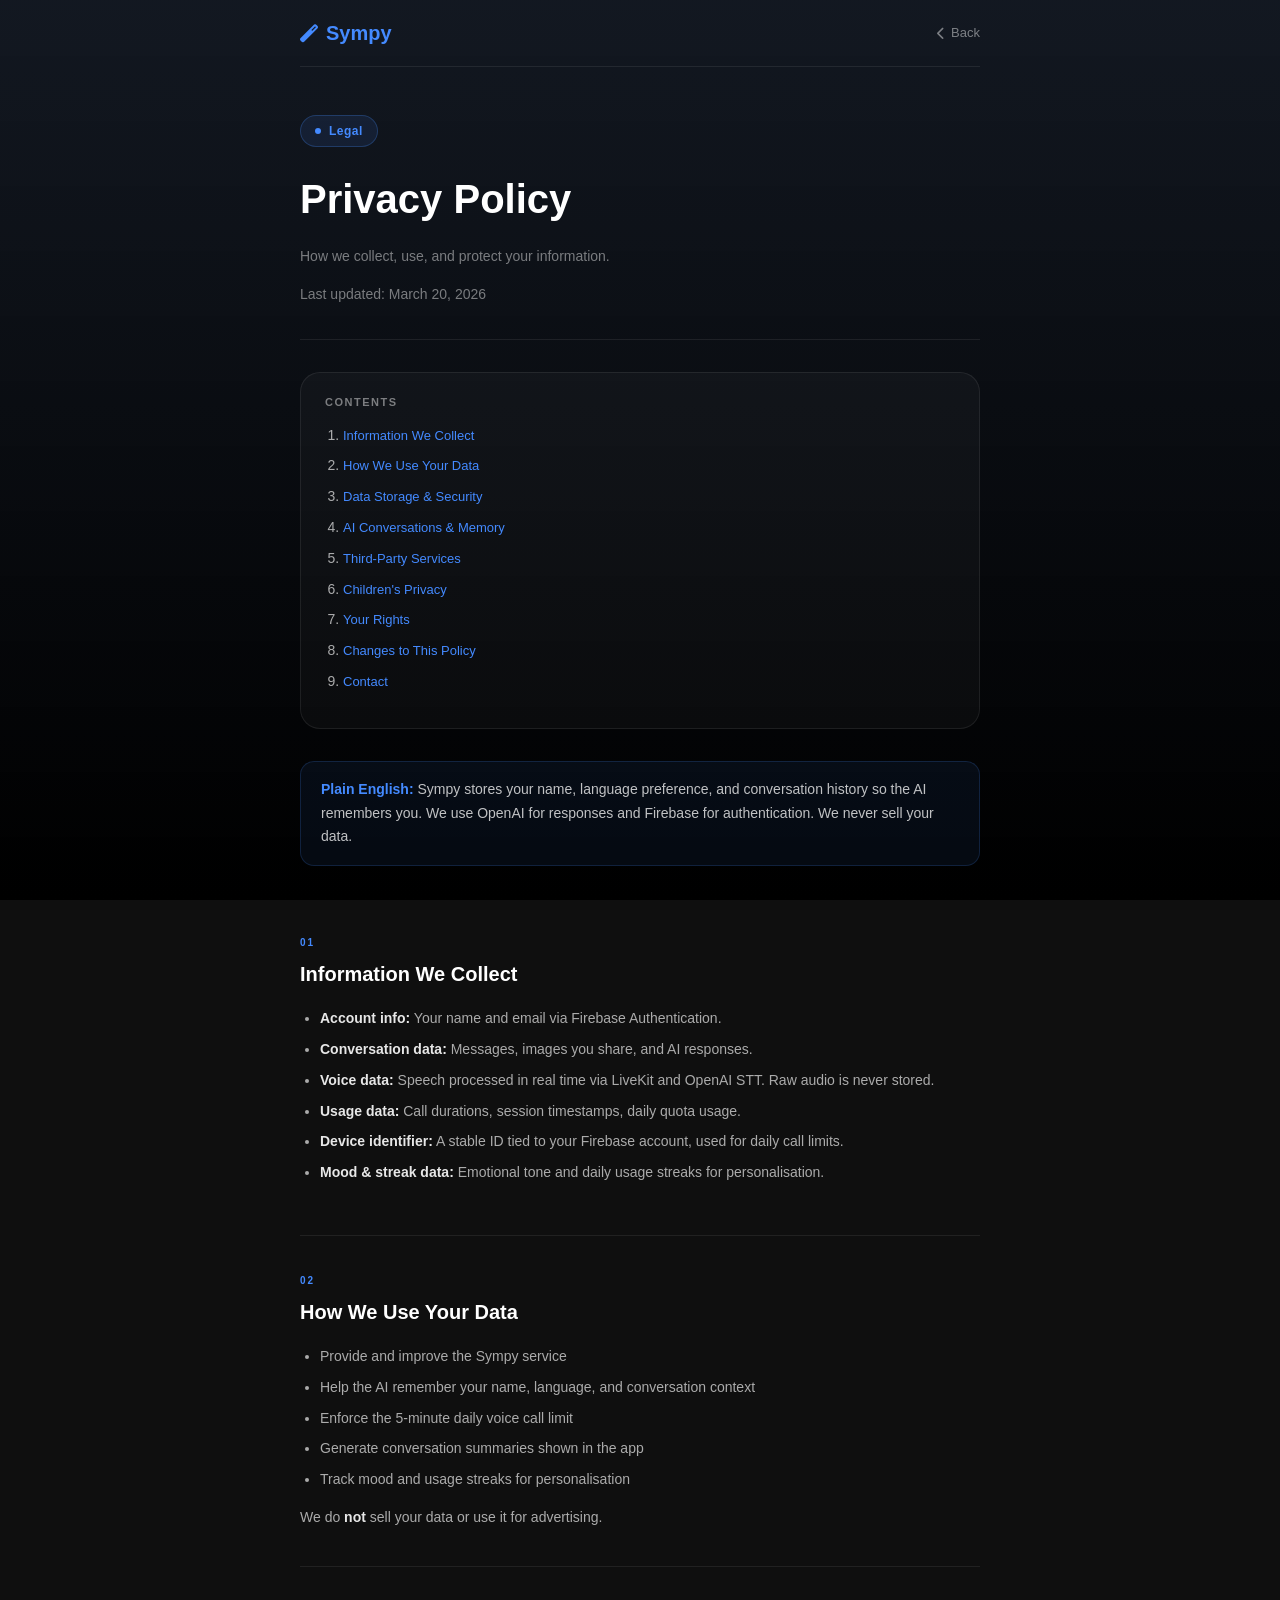
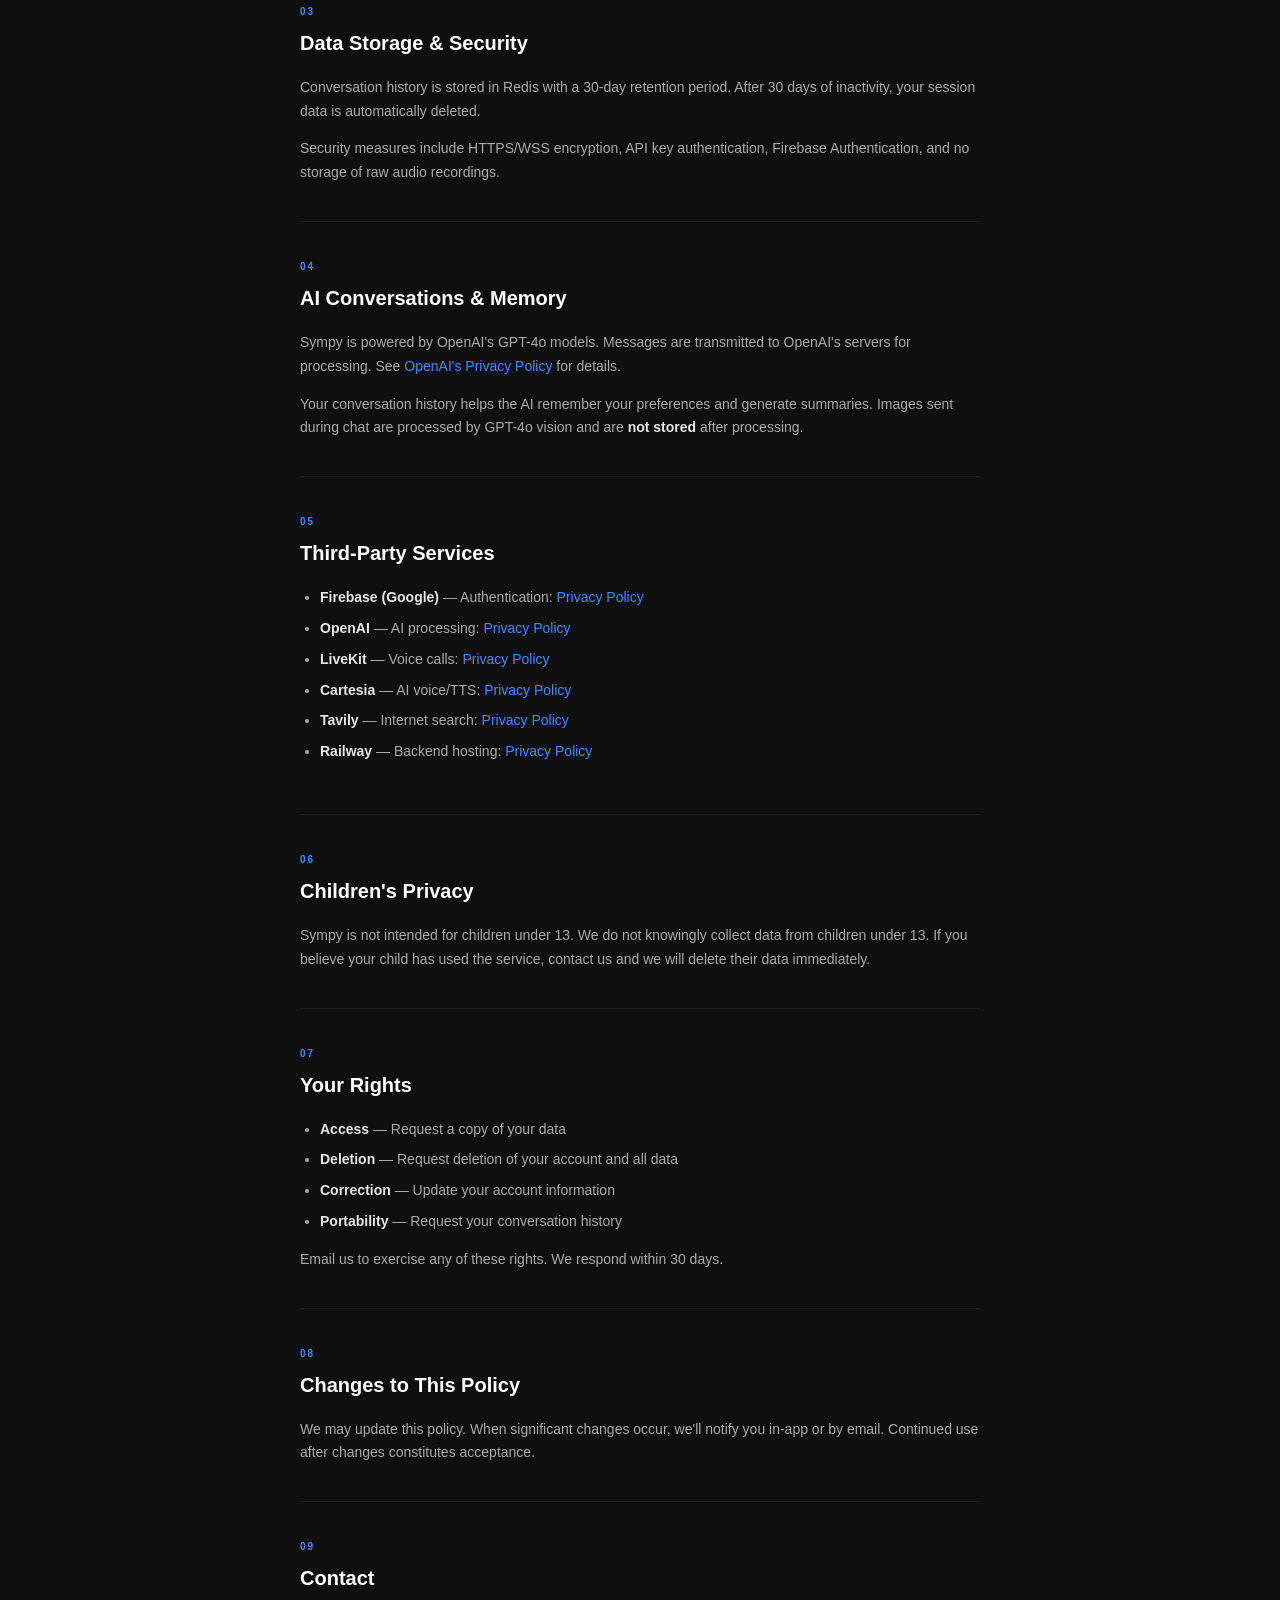
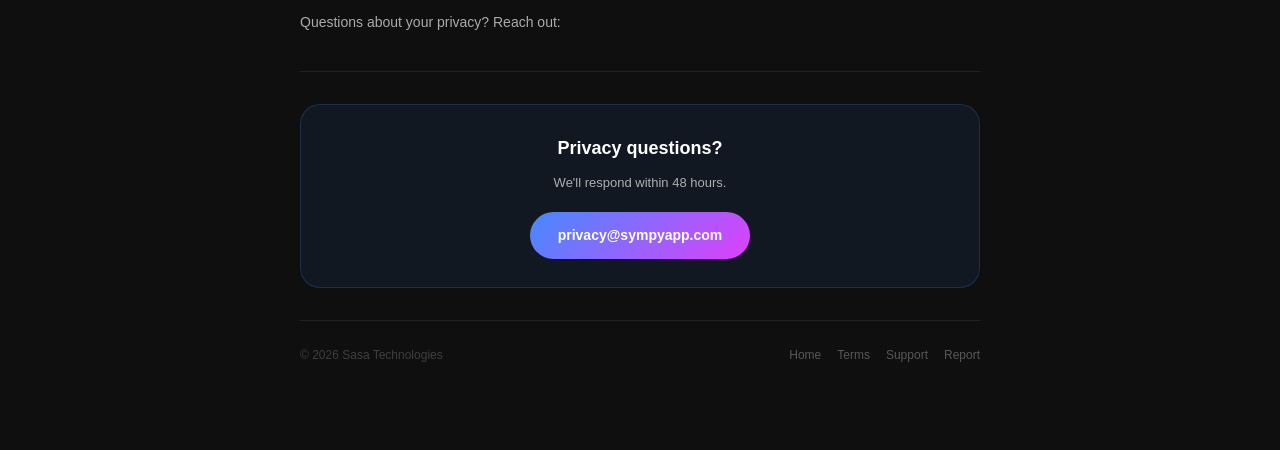
<file: Privacy.html>
<!DOCTYPE html>
<html lang="en">
<head>
<meta charset="UTF-8">
<meta name="viewport" content="width=device-width, initial-scale=1.0">
<title>Privacy Policy — Sympy</title>
<link rel="stylesheet" href="style.css">
<link rel="stylesheet" href="legal.css">
<link rel="stylesheet" href="https://cdnjs.cloudflare.com/ajax/libs/font-awesome/6.0.0/css/all.min.css">
</head>
<body>
<div class="gradient-bg"></div>
<div class="wrap">

  <nav>
    <a href="index.html"class="logo"><i class="fas fa-magic"></i> Sympy</a>
    <a href="index.html" class="back-link"><i class="fas fa-chevron-left"></i> Back</a>
  </nav>

  <div class="hero">
    <div class="badge"><span class="badge-dot"></span> Legal</div>
    <h1>Privacy Policy</h1>
    <p>How we collect, use, and protect your information.</p>
    <p class="last-updated">Last updated: March 20, 2026</p>
  </div>

  <div class="toc">
    <div class="toc-label">Contents</div>
    <ol>
      <li><a href="#s1">Information We Collect</a></li>
      <li><a href="#s2">How We Use Your Data</a></li>
      <li><a href="#s3">Data Storage & Security</a></li>
      <li><a href="#s4">AI Conversations & Memory</a></li>
      <li><a href="#s5">Third-Party Services</a></li>
      <li><a href="#s6">Children's Privacy</a></li>
      <li><a href="#s7">Your Rights</a></li>
      <li><a href="#s8">Changes to This Policy</a></li>
      <li><a href="#s9">Contact</a></li>
    </ol>
  </div>

  <div class="summary-box">
    <strong>Plain English:</strong> Sympy stores your name, language preference, and conversation history so the AI remembers you. We use OpenAI for responses and Firebase for authentication. We never sell your data.
  </div>

  <div id="s1" class="section">
    <div class="section-num">01</div>
    <h2>Information We Collect</h2>
    <ul>
      <li><strong>Account info:</strong> Your name and email via Firebase Authentication.</li>
      <li><strong>Conversation data:</strong> Messages, images you share, and AI responses.</li>
      <li><strong>Voice data:</strong> Speech processed in real time via LiveKit and OpenAI STT. Raw audio is never stored.</li>
      <li><strong>Usage data:</strong> Call durations, session timestamps, daily quota usage.</li>
      <li><strong>Device identifier:</strong> A stable ID tied to your Firebase account, used for daily call limits.</li>
      <li><strong>Mood & streak data:</strong> Emotional tone and daily usage streaks for personalisation.</li>
    </ul>
  </div>

  <div id="s2" class="section">
    <div class="section-num">02</div>
    <h2>How We Use Your Data</h2>
    <ul>
      <li>Provide and improve the Sympy service</li>
      <li>Help the AI remember your name, language, and conversation context</li>
      <li>Enforce the 5-minute daily voice call limit</li>
      <li>Generate conversation summaries shown in the app</li>
      <li>Track mood and usage streaks for personalisation</li>
    </ul>
    <p>We do <strong>not</strong> sell your data or use it for advertising.</p>
  </div>

  <div id="s3" class="section">
    <div class="section-num">03</div>
    <h2>Data Storage & Security</h2>
    <p>Conversation history is stored in Redis with a 30-day retention period. After 30 days of inactivity, your session data is automatically deleted.</p>
    <p>Security measures include HTTPS/WSS encryption, API key authentication, Firebase Authentication, and no storage of raw audio recordings.</p>
  </div>

  <div id="s4" class="section">
    <div class="section-num">04</div>
    <h2>AI Conversations & Memory</h2>
    <p>Sympy is powered by OpenAI's GPT-4o models. Messages are transmitted to OpenAI's servers for processing. See <a href="https://openai.com/privacy" target="_blank">OpenAI's Privacy Policy</a> for details.</p>
    <p>Your conversation history helps the AI remember your preferences and generate summaries. Images sent during chat are processed by GPT-4o vision and are <strong>not stored</strong> after processing.</p>
  </div>

  <div id="s5" class="section">
    <div class="section-num">05</div>
    <h2>Third-Party Services</h2>
    <ul>
      <li><strong>Firebase (Google)</strong> — Authentication: <a href="https://firebase.google.com/support/privacy" target="_blank">Privacy Policy</a></li>
      <li><strong>OpenAI</strong> — AI processing: <a href="https://openai.com/privacy" target="_blank">Privacy Policy</a></li>
      <li><strong>LiveKit</strong> — Voice calls: <a href="https://livekit.io/privacy" target="_blank">Privacy Policy</a></li>
      <li><strong>Cartesia</strong> — AI voice/TTS: <a href="https://cartesia.ai/privacy" target="_blank">Privacy Policy</a></li>
      <li><strong>Tavily</strong> — Internet search: <a href="https://tavily.com/privacy" target="_blank">Privacy Policy</a></li>
      <li><strong>Railway</strong> — Backend hosting: <a href="https://railway.app/legal/privacy" target="_blank">Privacy Policy</a></li>
    </ul>
  </div>

  <div id="s6" class="section">
    <div class="section-num">06</div>
    <h2>Children's Privacy</h2>
    <p>Sympy is not intended for children under 13. We do not knowingly collect data from children under 13. If you believe your child has used the service, contact us and we will delete their data immediately.</p>
  </div>

  <div id="s7" class="section">
    <div class="section-num">07</div>
    <h2>Your Rights</h2>
    <ul>
      <li><strong>Access</strong> — Request a copy of your data</li>
      <li><strong>Deletion</strong> — Request deletion of your account and all data</li>
      <li><strong>Correction</strong> — Update your account information</li>
      <li><strong>Portability</strong> — Request your conversation history</li>
    </ul>
    <p>Email us to exercise any of these rights. We respond within 30 days.</p>
  </div>

  <div id="s8" class="section">
    <div class="section-num">08</div>
    <h2>Changes to This Policy</h2>
    <p>We may update this policy. When significant changes occur, we'll notify you in-app or by email. Continued use after changes constitutes acceptance.</p>
  </div>

  <div id="s9" class="section">
    <div class="section-num">09</div>
    <h2>Contact</h2>
    <p>Questions about your privacy? Reach out:</p>
  </div>

  <div class="contact-card">
    <h3>Privacy questions?</h3>
    <p>We'll respond within 48 hours.</p>
    <a href="mailto:privacy@sympyapp.com" class="contact-btn">privacy@sympyapp.com</a>
  </div>

  <div class="page-footer">
    <p>© 2026 Sasa Technologies</p>
    <div class="footer-links">
      <a href="index.html">Home</a>
      <a href="terms.html">Terms</a>
      <a href="support.html">Support</a>
      <a href="report.html">Report</a>
    </div>
  </div>

</div>
</body>
</html>
</file>
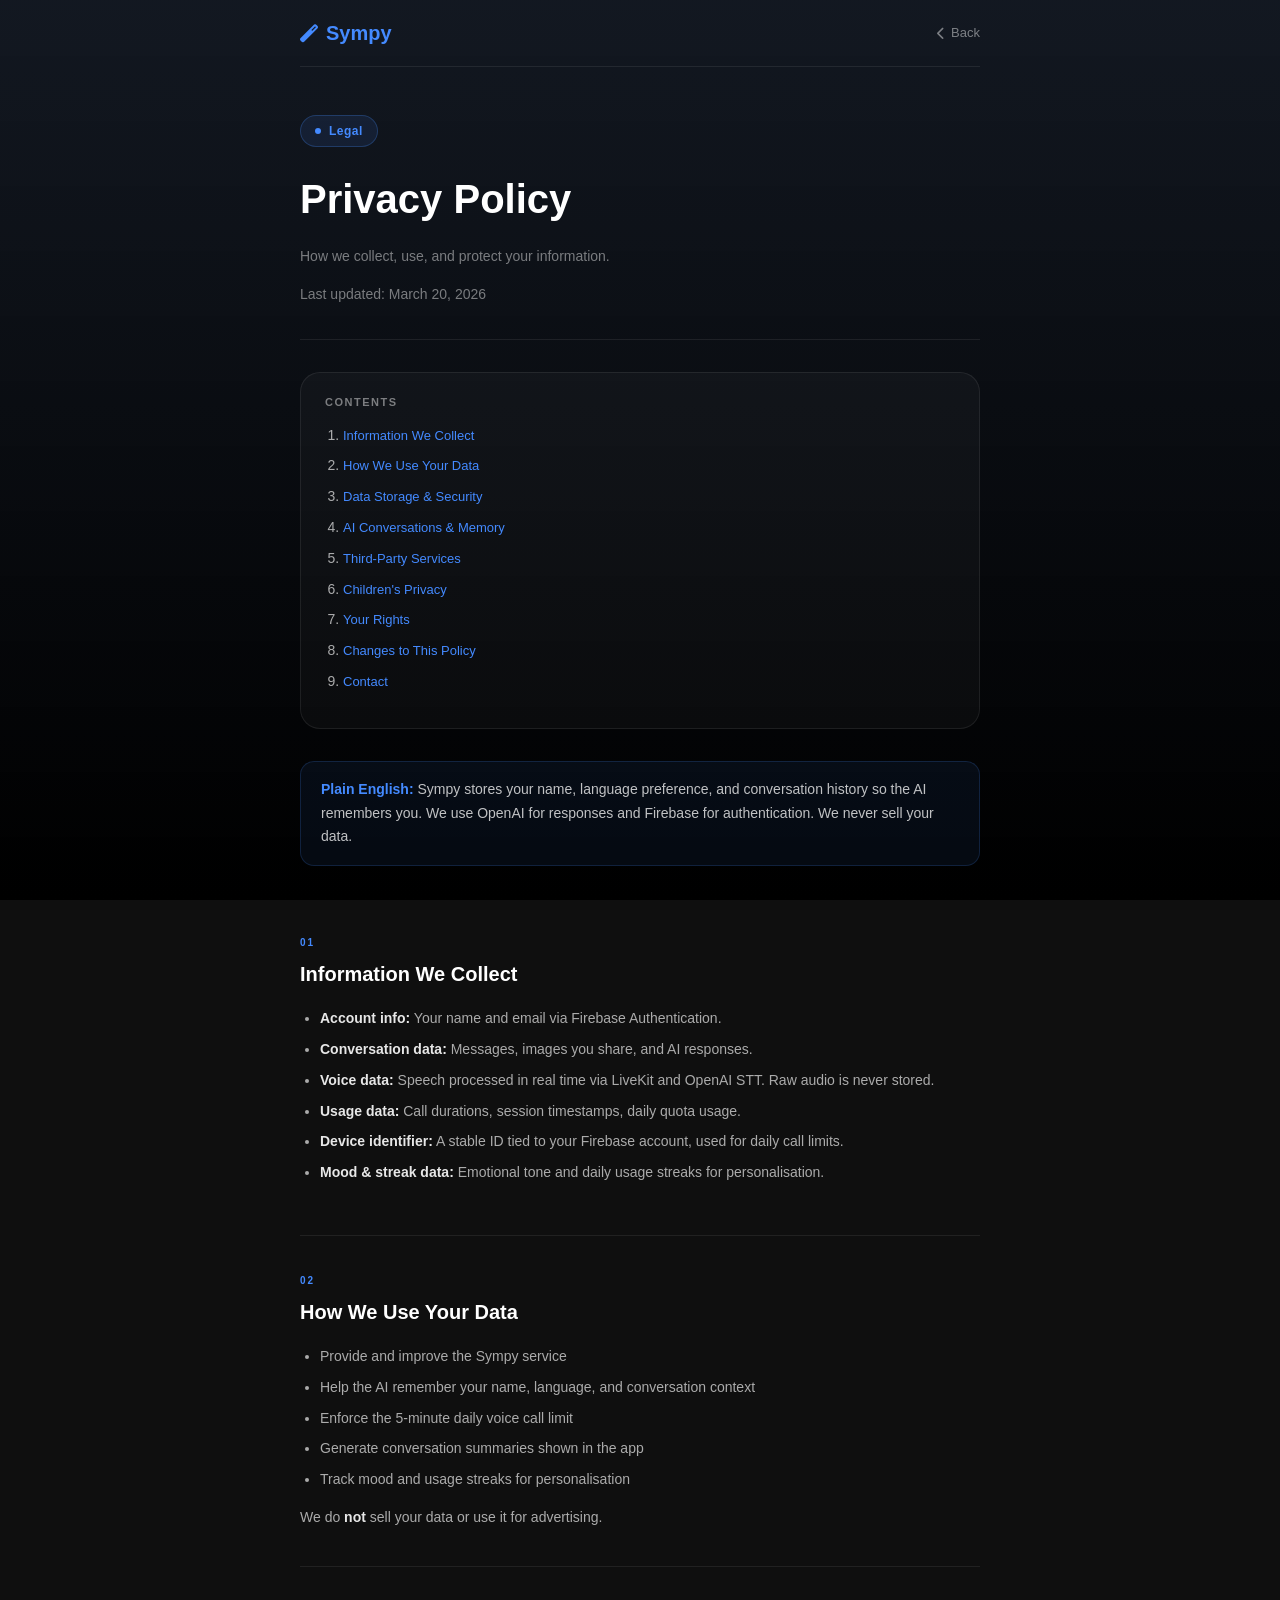
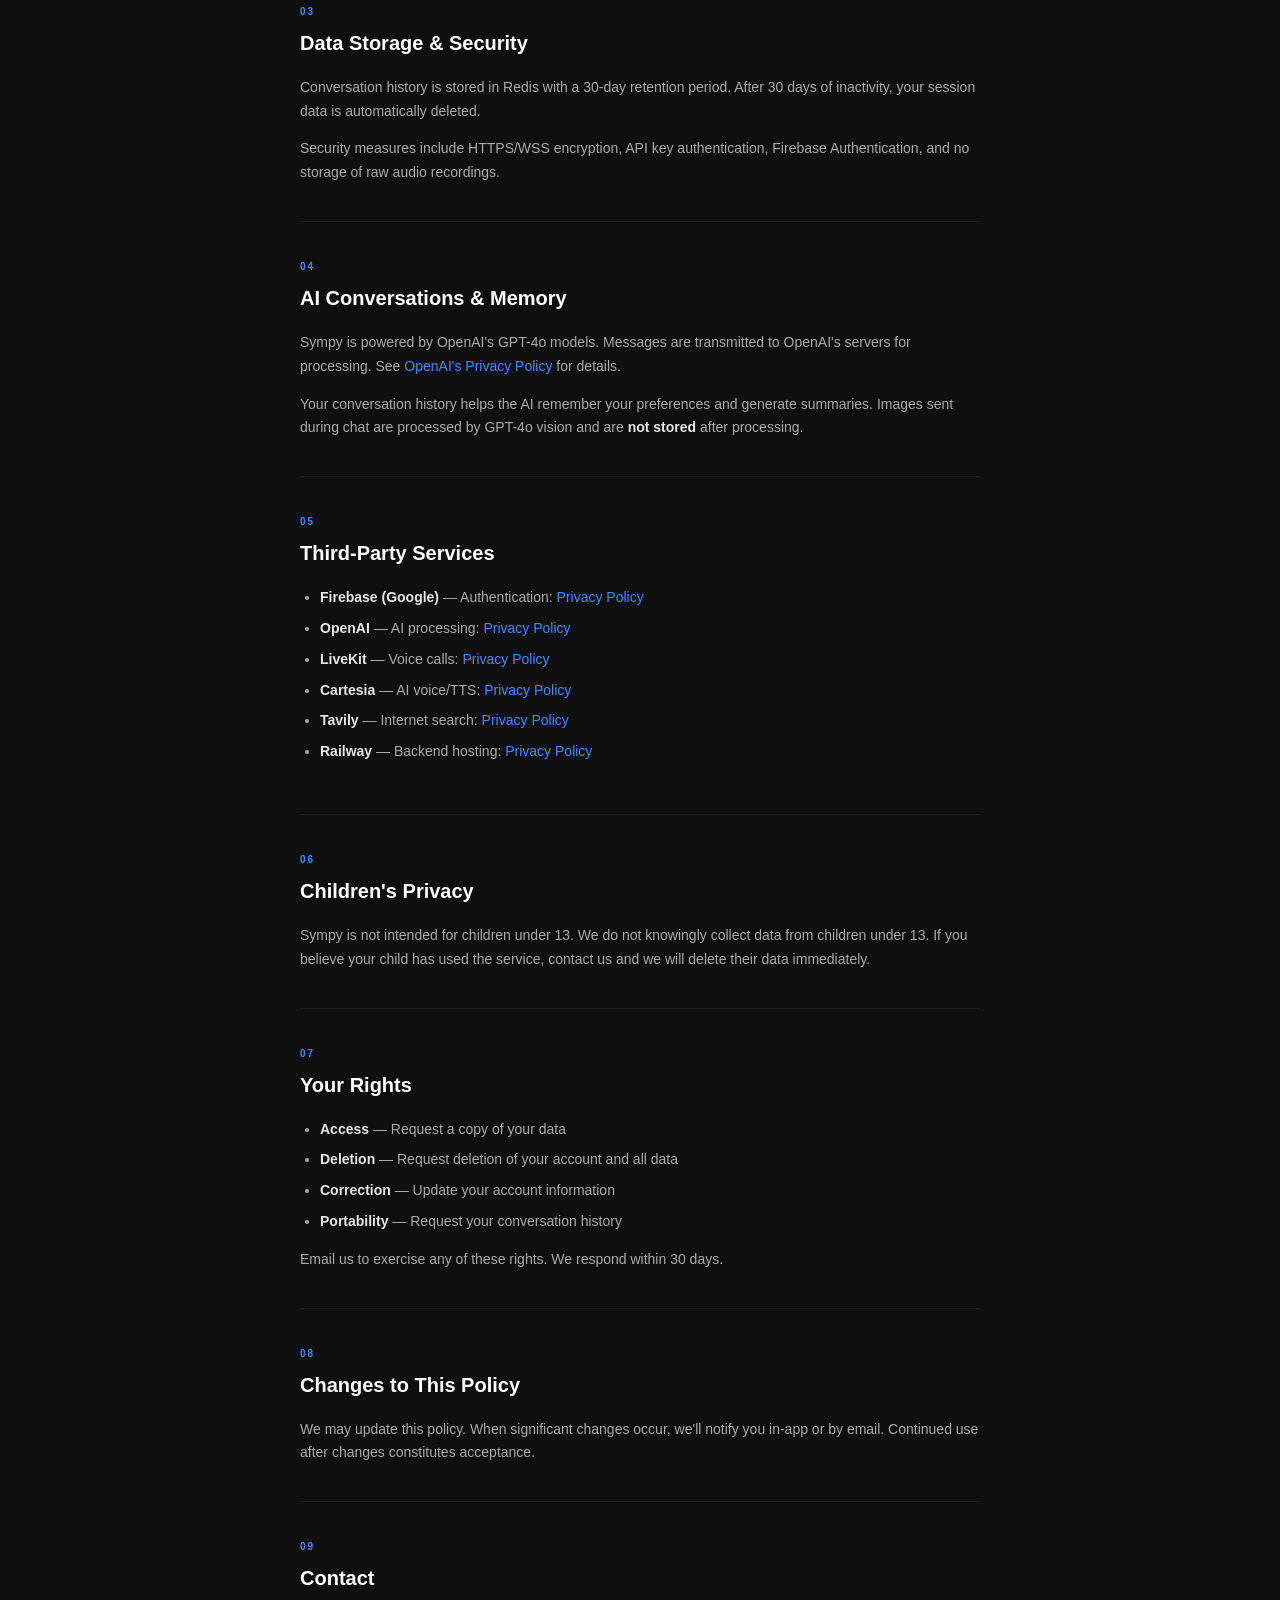
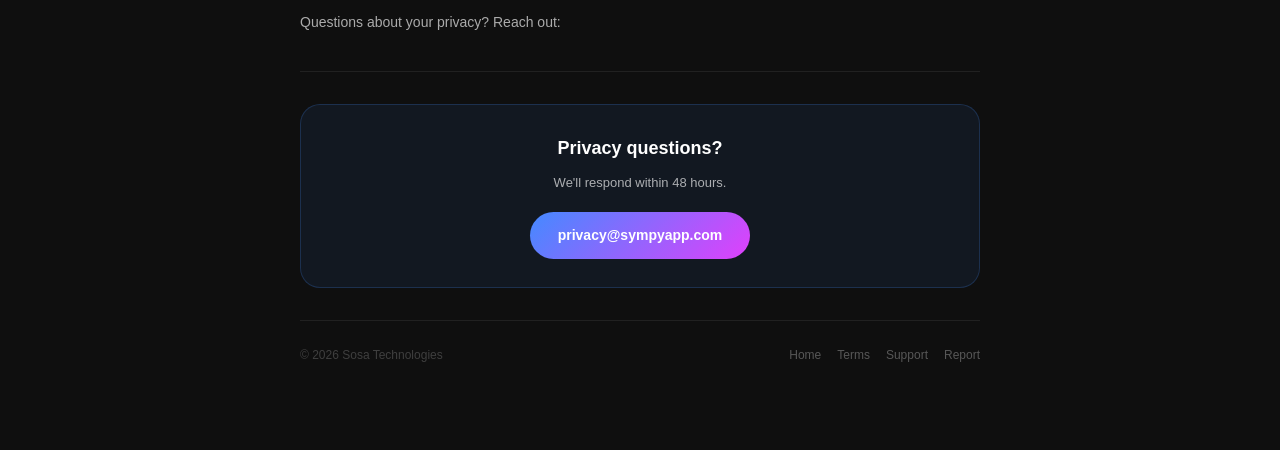
<file: privacy.html>
<!DOCTYPE html>
<html lang="en">
<head>
<meta charset="UTF-8">
<meta name="viewport" content="width=device-width, initial-scale=1.0">
<title>Privacy Policy — Sympy</title>
<link rel="icon" type="image/x-icon" href="assets/images/sympyicon.png">
<link rel="stylesheet" href="style.css">
<link rel="stylesheet" href="legal.css">
<link rel="stylesheet" href="https://cdnjs.cloudflare.com/ajax/libs/font-awesome/6.0.0/css/all.min.css">
</head>
<body>
<div class="gradient-bg"></div>
<div class="wrap">

  <nav>
    <a href="index.html"class="logo"><i class="fas fa-magic"></i> Sympy</a>
    <a href="index.html" class="back-link"><i class="fas fa-chevron-left"></i> Back</a>
  </nav>

  <div class="hero">
    <div class="badge"><span class="badge-dot"></span> Legal</div>
    <h1>Privacy Policy</h1>
    <p>How we collect, use, and protect your information.</p>
    <p class="last-updated">Last updated: March 20, 2026</p>
  </div>

  <div class="toc">
    <div class="toc-label">Contents</div>
    <ol>
      <li><a href="#s1">Information We Collect</a></li>
      <li><a href="#s2">How We Use Your Data</a></li>
      <li><a href="#s3">Data Storage & Security</a></li>
      <li><a href="#s4">AI Conversations & Memory</a></li>
      <li><a href="#s5">Third-Party Services</a></li>
      <li><a href="#s6">Children's Privacy</a></li>
      <li><a href="#s7">Your Rights</a></li>
      <li><a href="#s8">Changes to This Policy</a></li>
      <li><a href="#s9">Contact</a></li>
    </ol>
  </div>

  <div class="summary-box">
    <strong>Plain English:</strong> Sympy stores your name, language preference, and conversation history so the AI remembers you. We use OpenAI for responses and Firebase for authentication. We never sell your data.
  </div>

  <div id="s1" class="section">
    <div class="section-num">01</div>
    <h2>Information We Collect</h2>
    <ul>
      <li><strong>Account info:</strong> Your name and email via Firebase Authentication.</li>
      <li><strong>Conversation data:</strong> Messages, images you share, and AI responses.</li>
      <li><strong>Voice data:</strong> Speech processed in real time via LiveKit and OpenAI STT. Raw audio is never stored.</li>
      <li><strong>Usage data:</strong> Call durations, session timestamps, daily quota usage.</li>
      <li><strong>Device identifier:</strong> A stable ID tied to your Firebase account, used for daily call limits.</li>
      <li><strong>Mood & streak data:</strong> Emotional tone and daily usage streaks for personalisation.</li>
    </ul>
  </div>

  <div id="s2" class="section">
    <div class="section-num">02</div>
    <h2>How We Use Your Data</h2>
    <ul>
      <li>Provide and improve the Sympy service</li>
      <li>Help the AI remember your name, language, and conversation context</li>
      <li>Enforce the 5-minute daily voice call limit</li>
      <li>Generate conversation summaries shown in the app</li>
      <li>Track mood and usage streaks for personalisation</li>
    </ul>
    <p>We do <strong>not</strong> sell your data or use it for advertising.</p>
  </div>

  <div id="s3" class="section">
    <div class="section-num">03</div>
    <h2>Data Storage & Security</h2>
    <p>Conversation history is stored in Redis with a 30-day retention period. After 30 days of inactivity, your session data is automatically deleted.</p>
    <p>Security measures include HTTPS/WSS encryption, API key authentication, Firebase Authentication, and no storage of raw audio recordings.</p>
  </div>

  <div id="s4" class="section">
    <div class="section-num">04</div>
    <h2>AI Conversations & Memory</h2>
    <p>Sympy is powered by OpenAI's GPT-4o models. Messages are transmitted to OpenAI's servers for processing. See <a href="https://openai.com/privacy" target="_blank">OpenAI's Privacy Policy</a> for details.</p>
    <p>Your conversation history helps the AI remember your preferences and generate summaries. Images sent during chat are processed by GPT-4o vision and are <strong>not stored</strong> after processing.</p>
  </div>

  <div id="s5" class="section">
    <div class="section-num">05</div>
    <h2>Third-Party Services</h2>
    <ul>
      <li><strong>Firebase (Google)</strong> — Authentication: <a href="https://firebase.google.com/support/privacy" target="_blank">Privacy Policy</a></li>
      <li><strong>OpenAI</strong> — AI processing: <a href="https://openai.com/privacy" target="_blank">Privacy Policy</a></li>
      <li><strong>LiveKit</strong> — Voice calls: <a href="https://livekit.io/privacy" target="_blank">Privacy Policy</a></li>
      <li><strong>Cartesia</strong> — AI voice/TTS: <a href="https://cartesia.ai/privacy" target="_blank">Privacy Policy</a></li>
      <li><strong>Tavily</strong> — Internet search: <a href="https://tavily.com/privacy" target="_blank">Privacy Policy</a></li>
      <li><strong>Railway</strong> — Backend hosting: <a href="https://railway.app/legal/privacy" target="_blank">Privacy Policy</a></li>
    </ul>
  </div>

  <div id="s6" class="section">
    <div class="section-num">06</div>
    <h2>Children's Privacy</h2>
    <p>Sympy is not intended for children under 13. We do not knowingly collect data from children under 13. If you believe your child has used the service, contact us and we will delete their data immediately.</p>
  </div>

  <div id="s7" class="section">
    <div class="section-num">07</div>
    <h2>Your Rights</h2>
    <ul>
      <li><strong>Access</strong> — Request a copy of your data</li>
      <li><strong>Deletion</strong> — Request deletion of your account and all data</li>
      <li><strong>Correction</strong> — Update your account information</li>
      <li><strong>Portability</strong> — Request your conversation history</li>
    </ul>
    <p>Email us to exercise any of these rights. We respond within 30 days.</p>
  </div>

  <div id="s8" class="section">
    <div class="section-num">08</div>
    <h2>Changes to This Policy</h2>
    <p>We may update this policy. When significant changes occur, we'll notify you in-app or by email. Continued use after changes constitutes acceptance.</p>
  </div>

  <div id="s9" class="section">
    <div class="section-num">09</div>
    <h2>Contact</h2>
    <p>Questions about your privacy? Reach out:</p>
  </div>

  <div class="contact-card">
    <h3>Privacy questions?</h3>
    <p>We'll respond within 48 hours.</p>
    <a href="mailto:privacy@sympyapp.com" class="contact-btn">privacy@sympyapp.com</a>
  </div>

  <div class="page-footer">
    <p>© 2026 Sosa Technologies</p>
    <div class="footer-links">
      <a href="index.html">Home</a>
      <a href="terms.html">Terms</a>
      <a href="support.html">Support</a>
      <a href="report.html">Report</a>
    </div>
  </div>

</div>
</body>
</html>
</file>
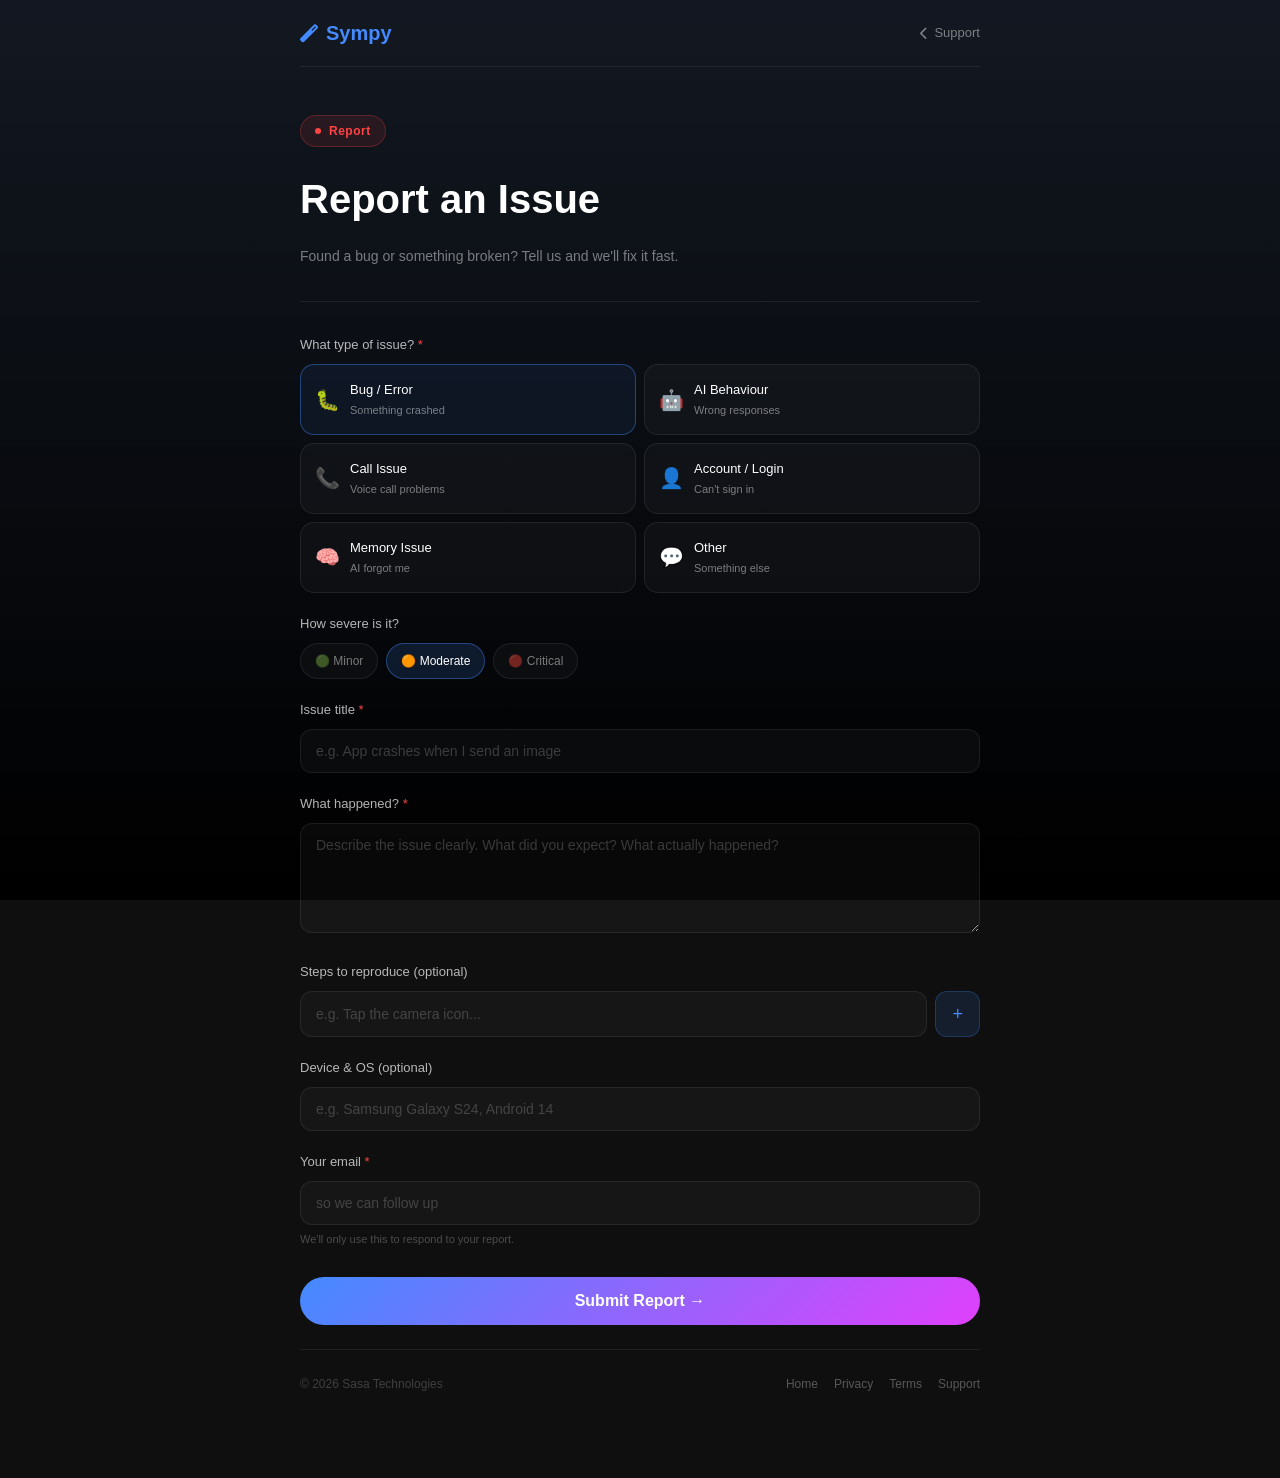
<file: Report.html>
<!DOCTYPE html>
<html lang="en">
<head>
<meta charset="UTF-8">
<meta name="viewport" content="width=device-width, initial-scale=1.0">
<title>Report an Issue — Sympy</title>
<link rel="stylesheet" href="style.css">
<link rel="stylesheet" href="legal.css">
<link rel="stylesheet" href="https://cdnjs.cloudflare.com/ajax/libs/font-awesome/6.0.0/css/all.min.css">
</head>
<body>
<div class="gradient-bg"></div>
<div class="wrap">

  <nav>
    <a href="index.html" class="logo"><i class="fas fa-magic"></i> Sympy</a>
    <a href="support.html" class="back-link"><i class="fas fa-chevron-left"></i> Support</a>
  </nav>

  <div class="hero">
    <div class="badge" style="background:rgba(255,68,68,0.1);border-color:rgba(255,68,68,0.25);color:#ff4444;">
      <span class="badge-dot" style="background:#ff4444;animation:none;"></span> Report
    </div>
    <h1>Report an Issue</h1>
    <p>Found a bug or something broken? Tell us and we'll fix it fast.</p>
  </div>

  <form id="reportForm" onsubmit="submitForm(event)">

    <div class="field">
      <label>What type of issue? <span style="color:#ff4444">*</span></label>
      <div class="type-grid" id="typeGrid">
        <div class="type-card selected" onclick="selectType(this,'bug')">
          <span class="type-icon">🐛</span>
          <div><div class="type-text">Bug / Error</div><div class="type-sub">Something crashed</div></div>
        </div>
        <div class="type-card" onclick="selectType(this,'ai')">
          <span class="type-icon">🤖</span>
          <div><div class="type-text">AI Behaviour</div><div class="type-sub">Wrong responses</div></div>
        </div>
        <div class="type-card" onclick="selectType(this,'call')">
          <span class="type-icon">📞</span>
          <div><div class="type-text">Call Issue</div><div class="type-sub">Voice call problems</div></div>
        </div>
        <div class="type-card" onclick="selectType(this,'account')">
          <span class="type-icon">👤</span>
          <div><div class="type-text">Account / Login</div><div class="type-sub">Can't sign in</div></div>
        </div>
        <div class="type-card" onclick="selectType(this,'memory')">
          <span class="type-icon">🧠</span>
          <div><div class="type-text">Memory Issue</div><div class="type-sub">AI forgot me</div></div>
        </div>
        <div class="type-card" onclick="selectType(this,'other')">
          <span class="type-icon">💬</span>
          <div><div class="type-text">Other</div><div class="type-sub">Something else</div></div>
        </div>
      </div>
      <input type="hidden" id="selectedType" value="bug">
    </div>

    <div class="field">
      <label>How severe is it?</label>
      <div class="sev-row">
        <div class="sev-btn" onclick="selectSev(this,'low')">🟢 Minor</div>
        <div class="sev-btn active" onclick="selectSev(this,'med')">🟠 Moderate</div>
        <div class="sev-btn" onclick="selectSev(this,'high')">🔴 Critical</div>
      </div>
      <input type="hidden" id="selectedSev" value="med">
    </div>

    <div class="field">
      <label for="title">Issue title <span style="color:#ff4444">*</span></label>
      <input type="text" id="title" placeholder="e.g. App crashes when I send an image" required>
    </div>

    <div class="field">
      <label for="description">What happened? <span style="color:#ff4444">*</span></label>
      <textarea id="description" placeholder="Describe the issue clearly. What did you expect? What actually happened?" required></textarea>
    </div>

    <div class="field">
      <label>Steps to reproduce (optional)</label>
      <div class="add-row">
        <input type="text" id="stepInput" placeholder="e.g. Tap the camera icon...">
        <button type="button" onclick="addStep()">+</button>
      </div>
      <ul class="step-list" id="stepList"></ul>
    </div>

    <div class="field">
      <label for="device">Device & OS (optional)</label>
      <input type="text" id="device" placeholder="e.g. Samsung Galaxy S24, Android 14">
    </div>

    <div class="field">
      <label for="email">Your email <span style="color:#ff4444">*</span></label>
      <input type="email" id="email" placeholder="so we can follow up" required>
      <p class="hint">We'll only use this to respond to your report.</p>
    </div>

    <button type="submit" class="submit-btn">Submit Report →</button>
  </form>

  <div class="success" id="successState">
    <div class="success-icon">✓</div>
    <h2>Report Received!</h2>
    <p>Thank you for helping us improve Sympy. We'll investigate and get back to you within 48 hours.</p>
    <a href="support.html">Back to Support</a>
  </div>

  <div class="page-footer">
    <p>© 2026 Sasa Technologies</p>
    <div class="footer-links">
      <a href="index.html">Home</a>
      <a href="privacy.html">Privacy</a>
      <a href="terms.html">Terms</a>
      <a href="support.html">Support</a>
    </div>
  </div>

</div>
<script>
let steps = [];

function selectType(card, val) {
  document.querySelectorAll('.type-card').forEach(c => c.classList.remove('selected'));
  card.classList.add('selected');
  document.getElementById('selectedType').value = val;
}
function selectSev(btn, val) {
  document.querySelectorAll('.sev-btn').forEach(b => b.classList.remove('active'));
  btn.classList.add('active');
  document.getElementById('selectedSev').value = val;
}
function addStep() {
  const input = document.getElementById('stepInput');
  const val = input.value.trim();
  if (!val) return;
  steps.push(val);
  renderSteps();
  input.value = '';
  input.focus();
}
document.getElementById('stepInput').addEventListener('keydown', e => {
  if (e.key === 'Enter') { e.preventDefault(); addStep(); }
});
function renderSteps() {
  document.getElementById('stepList').innerHTML = steps.map((s, i) => `
    <li>
      <span class="step-num">${i + 1}</span>
      ${s}
      <span class="step-del" onclick="removeStep(${i})">×</span>
    </li>
  `).join('');
}
function removeStep(i) { steps.splice(i, 1); renderSteps(); }

function submitForm(e) {
  e.preventDefault();
  const type = document.getElementById('selectedType').value;
  const sev = document.getElementById('selectedSev').value;
  const title = document.getElementById('title').value;
  const desc = document.getElementById('description').value;
  const device = document.getElementById('device').value;
  const email = document.getElementById('email').value;
  const body = encodeURIComponent(
    `Type: ${type}\nSeverity: ${sev}\n\nTitle: ${title}\n\nDescription:\n${desc}\n\nSteps:\n${steps.map((s,i)=>`${i+1}. ${s}`).join('\n') || 'None'}\n\nDevice: ${device || 'Not provided'}\nEmail: ${email}`
  );
  window.location.href = `mailto:support@sympyapp.com?subject=Bug Report: ${encodeURIComponent(title)}&body=${body}`;
  setTimeout(() => {
    document.getElementById('reportForm').style.display = 'none';
    document.getElementById('successState').style.display = 'block';
    window.scrollTo({ top: 0, behavior: 'smooth' });
  }, 500);
}
</script>
</body>
</html>
</file>
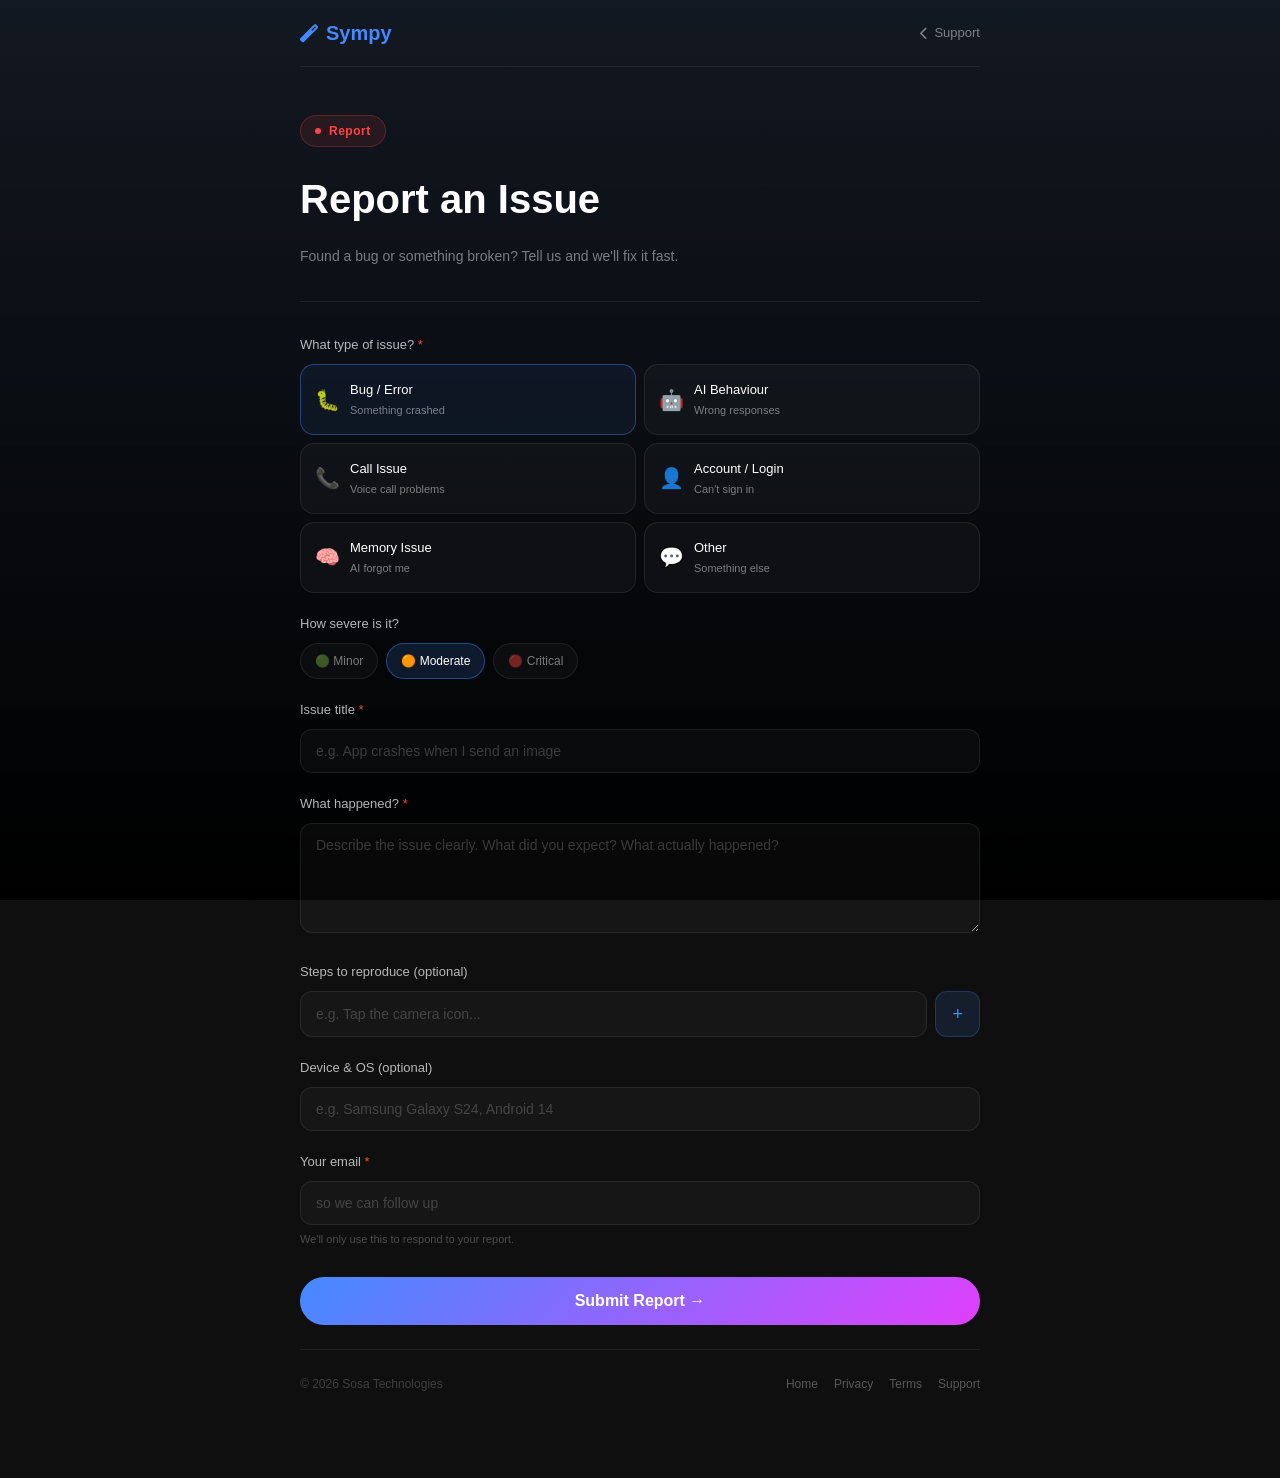
<file: report.html>
<!DOCTYPE html>
<html lang="en">
<head>
<meta charset="UTF-8">
<meta name="viewport" content="width=device-width, initial-scale=1.0">
<title>Report an Issue — Sympy</title>
<link rel="icon" type="image/x-icon" href="assets/images/sympyicon.png">
<link rel="stylesheet" href="style.css">
<link rel="stylesheet" href="legal.css">
<link rel="stylesheet" href="https://cdnjs.cloudflare.com/ajax/libs/font-awesome/6.0.0/css/all.min.css">
</head>
<body>
<div class="gradient-bg"></div>
<div class="wrap">

  <nav>
    <a href="index.html" class="logo"><i class="fas fa-magic"></i> Sympy</a>
    <a href="support.html" class="back-link"><i class="fas fa-chevron-left"></i> Support</a>
  </nav>

  <div class="hero">
    <div class="badge" style="background:rgba(255,68,68,0.1);border-color:rgba(255,68,68,0.25);color:#ff4444;">
      <span class="badge-dot" style="background:#ff4444;animation:none;"></span> Report
    </div>
    <h1>Report an Issue</h1>
    <p>Found a bug or something broken? Tell us and we'll fix it fast.</p>
  </div>

  <form id="reportForm" onsubmit="submitForm(event)">

    <div class="field">
      <label>What type of issue? <span style="color:#ff4444">*</span></label>
      <div class="type-grid" id="typeGrid">
        <div class="type-card selected" onclick="selectType(this,'bug')">
          <span class="type-icon">🐛</span>
          <div><div class="type-text">Bug / Error</div><div class="type-sub">Something crashed</div></div>
        </div>
        <div class="type-card" onclick="selectType(this,'ai')">
          <span class="type-icon">🤖</span>
          <div><div class="type-text">AI Behaviour</div><div class="type-sub">Wrong responses</div></div>
        </div>
        <div class="type-card" onclick="selectType(this,'call')">
          <span class="type-icon">📞</span>
          <div><div class="type-text">Call Issue</div><div class="type-sub">Voice call problems</div></div>
        </div>
        <div class="type-card" onclick="selectType(this,'account')">
          <span class="type-icon">👤</span>
          <div><div class="type-text">Account / Login</div><div class="type-sub">Can't sign in</div></div>
        </div>
        <div class="type-card" onclick="selectType(this,'memory')">
          <span class="type-icon">🧠</span>
          <div><div class="type-text">Memory Issue</div><div class="type-sub">AI forgot me</div></div>
        </div>
        <div class="type-card" onclick="selectType(this,'other')">
          <span class="type-icon">💬</span>
          <div><div class="type-text">Other</div><div class="type-sub">Something else</div></div>
        </div>
      </div>
      <input type="hidden" id="selectedType" value="bug">
    </div>

    <div class="field">
      <label>How severe is it?</label>
      <div class="sev-row">
        <div class="sev-btn" onclick="selectSev(this,'low')">🟢 Minor</div>
        <div class="sev-btn active" onclick="selectSev(this,'med')">🟠 Moderate</div>
        <div class="sev-btn" onclick="selectSev(this,'high')">🔴 Critical</div>
      </div>
      <input type="hidden" id="selectedSev" value="med">
    </div>

    <div class="field">
      <label for="title">Issue title <span style="color:#ff4444">*</span></label>
      <input type="text" id="title" placeholder="e.g. App crashes when I send an image" required>
    </div>

    <div class="field">
      <label for="description">What happened? <span style="color:#ff4444">*</span></label>
      <textarea id="description" placeholder="Describe the issue clearly. What did you expect? What actually happened?" required></textarea>
    </div>

    <div class="field">
      <label>Steps to reproduce (optional)</label>
      <div class="add-row">
        <input type="text" id="stepInput" placeholder="e.g. Tap the camera icon...">
        <button type="button" onclick="addStep()">+</button>
      </div>
      <ul class="step-list" id="stepList"></ul>
    </div>

    <div class="field">
      <label for="device">Device & OS (optional)</label>
      <input type="text" id="device" placeholder="e.g. Samsung Galaxy S24, Android 14">
    </div>

    <div class="field">
      <label for="email">Your email <span style="color:#ff4444">*</span></label>
      <input type="email" id="email" placeholder="so we can follow up" required>
      <p class="hint">We'll only use this to respond to your report.</p>
    </div>

    <button type="submit" class="submit-btn">Submit Report →</button>
  </form>

  <div class="success" id="successState">
    <div class="success-icon">✓</div>
    <h2>Report Received!</h2>
    <p>Thank you for helping us improve Sympy. We'll investigate and get back to you within 48 hours.</p>
    <a href="support.html">Back to Support</a>
  </div>

  <div class="page-footer">
    <p>© 2026 Sosa Technologies</p>
    <div class="footer-links">
      <a href="index.html">Home</a>
      <a href="privacy.html">Privacy</a>
      <a href="terms.html">Terms</a>
      <a href="support.html">Support</a>
    </div>
  </div>

</div>
<script>
let steps = [];

function selectType(card, val) {
  document.querySelectorAll('.type-card').forEach(c => c.classList.remove('selected'));
  card.classList.add('selected');
  document.getElementById('selectedType').value = val;
}
function selectSev(btn, val) {
  document.querySelectorAll('.sev-btn').forEach(b => b.classList.remove('active'));
  btn.classList.add('active');
  document.getElementById('selectedSev').value = val;
}
function addStep() {
  const input = document.getElementById('stepInput');
  const val = input.value.trim();
  if (!val) return;
  steps.push(val);
  renderSteps();
  input.value = '';
  input.focus();
}
document.getElementById('stepInput').addEventListener('keydown', e => {
  if (e.key === 'Enter') { e.preventDefault(); addStep(); }
});
function renderSteps() {
  document.getElementById('stepList').innerHTML = steps.map((s, i) => `
    <li>
      <span class="step-num">${i + 1}</span>
      ${s}
      <span class="step-del" onclick="removeStep(${i})">×</span>
    </li>
  `).join('');
}
function removeStep(i) { steps.splice(i, 1); renderSteps(); }

function submitForm(e) {
  e.preventDefault();
  const type = document.getElementById('selectedType').value;
  const sev = document.getElementById('selectedSev').value;
  const title = document.getElementById('title').value;
  const desc = document.getElementById('description').value;
  const device = document.getElementById('device').value;
  const email = document.getElementById('email').value;
  const body = encodeURIComponent(
    `Type: ${type}\nSeverity: ${sev}\n\nTitle: ${title}\n\nDescription:\n${desc}\n\nSteps:\n${steps.map((s,i)=>`${i+1}. ${s}`).join('\n') || 'None'}\n\nDevice: ${device || 'Not provided'}\nEmail: ${email}`
  );
  window.location.href = `mailto:support@sympyapp.com?subject=Bug Report: ${encodeURIComponent(title)}&body=${body}`;
  setTimeout(() => {
    document.getElementById('reportForm').style.display = 'none';
    document.getElementById('successState').style.display = 'block';
    window.scrollTo({ top: 0, behavior: 'smooth' });
  }, 500);
}
</script>
</body>
</html>
</file>
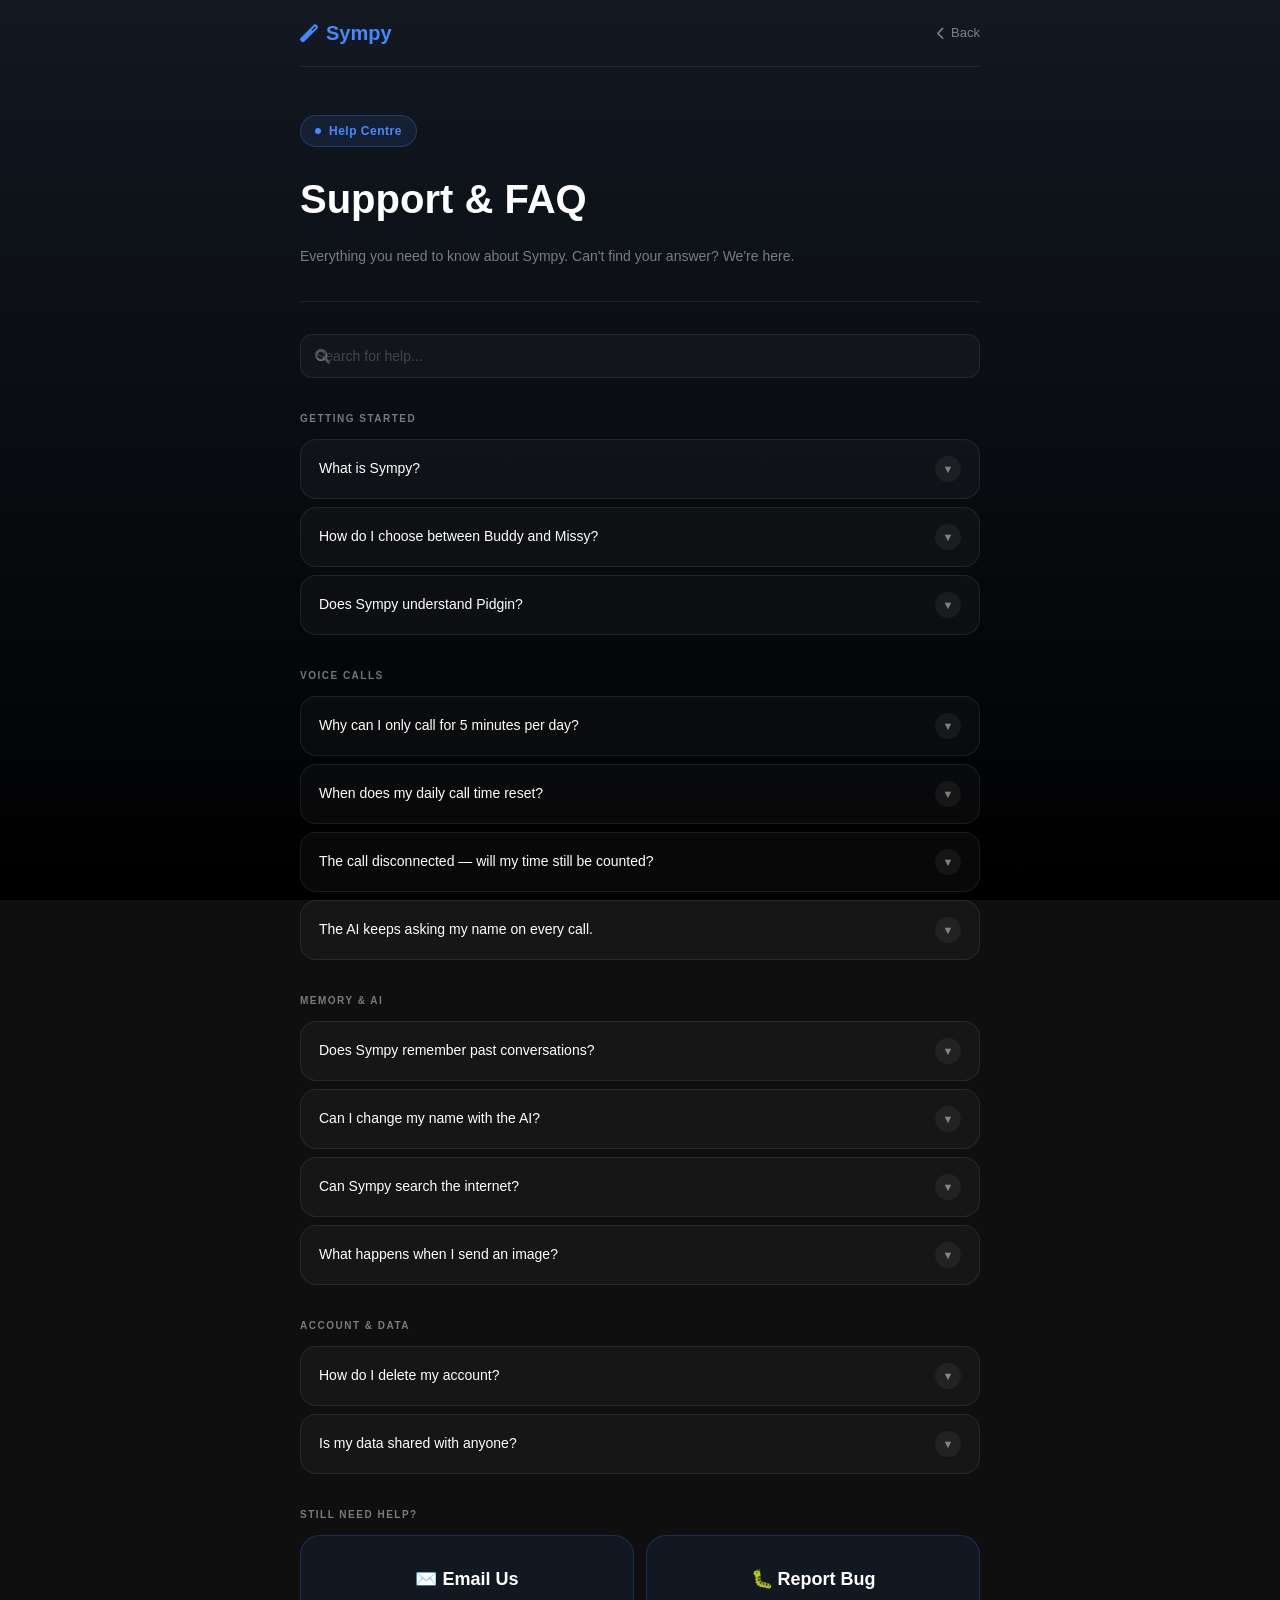
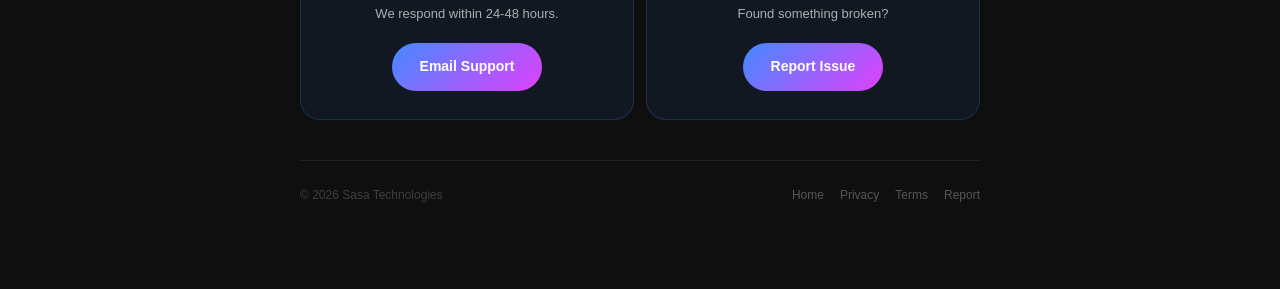
<file: Support.html>
<!DOCTYPE html>
<html lang="en">
<head>
<meta charset="UTF-8">
<meta name="viewport" content="width=device-width, initial-scale=1.0">
<title>Support & FAQ — Sympy</title>
<link rel="stylesheet" href="style.css">
<link rel="stylesheet" href="legal.css">
<link rel="stylesheet" href="https://cdnjs.cloudflare.com/ajax/libs/font-awesome/6.0.0/css/all.min.css">
</head>
<body>
<div class="gradient-bg"></div>
<div class="wrap">

  <nav>
    <a href="index.html" class="logo"><i class="fas fa-magic"></i> Sympy</a>
    <a href="index.html" class="back-link"><i class="fas fa-chevron-left"></i> Back</a>
  </nav>

  <div class="hero">
    <div class="badge"><span class="badge-dot"></span> Help Centre</div>
    <h1>Support & FAQ</h1>
    <p>Everything you need to know about Sympy. Can't find your answer? We're here.</p>
  </div>

  <div class="search-wrap">
    <i class="fas fa-search search-icon"></i>
    <input class="search-input" type="text" placeholder="Search for help..." oninput="filterFAQ(this.value)">
  </div>

  <!-- GETTING STARTED -->
  <div class="cat-label">Getting Started</div>

  <div class="faq" onclick="toggleFAQ(this)">
    <div class="faq-q"><span class="faq-q-text">What is Sympy?</span><span class="faq-arrow">▼</span></div>
    <div class="faq-a"><p>Sympy is your Nigerian AI bestie — a conversational AI companion that speaks your language, understands Pidgin, remembers your name and preferences, and can chat by text, analyse images, or call you for real-time voice conversations.</p></div>
  </div>

  <div class="faq" onclick="toggleFAQ(this)">
    <div class="faq-q"><span class="faq-q-text">How do I choose between Buddy and Missy?</span><span class="faq-arrow">▼</span></div>
    <div class="faq-a"><p>On the home screen, choose your companion. Buddy is your Nigerian guy — sharp, warm, and funny. Missy is your Nigerian girl — confident, smart, and witty. You also pick a vibe: Chaotic, Savage, Therapist, or Flirty.</p></div>
  </div>

  <div class="faq" onclick="toggleFAQ(this)">
    <div class="faq-q"><span class="faq-q-text">Does Sympy understand Pidgin?</span><span class="faq-arrow">▼</span></div>
    <div class="faq-a"><p>Yes! Sympy fully speaks and understands Nigerian Pidgin. Just say "I prefer Pidgin" or start typing in Pidgin and it will match your language. It also knows hundreds of Nigerian slangs — "sapa", "e choke", "you don fuckup", "chop breakfast", "shege pro max", and more.</p></div>
  </div>

  <!-- CALLS -->
  <div class="cat-label">Voice Calls</div>

  <div class="faq" onclick="toggleFAQ(this)">
    <div class="faq-q"><span class="faq-q-text">Why can I only call for 5 minutes per day?</span><span class="faq-arrow">▼</span></div>
    <div class="faq-a"><p>The free tier includes 5 minutes of voice call time per day. This resets at midnight UTC every day. You can see your remaining time on your Profile page. We're working on premium plans with more call time.</p></div>
  </div>

  <div class="faq" onclick="toggleFAQ(this)">
    <div class="faq-q"><span class="faq-q-text">When does my daily call time reset?</span><span class="faq-arrow">▼</span></div>
    <div class="faq-a"><p>Your 5 minutes resets at midnight UTC every day. For Nigeria (WAT, UTC+1), that's 1:00 AM your local time. Your Profile page shows exactly how much time is left and when it resets.</p></div>
  </div>

  <div class="faq" onclick="toggleFAQ(this)">
    <div class="faq-q"><span class="faq-q-text">The call disconnected — will my time still be counted?</span><span class="faq-arrow">▼</span></div>
    <div class="faq-a"><p>Only the time you were actually connected is counted. If the call drops unexpectedly, the app saves your usage and reports it on your next session. Contact support if you believe time was incorrectly deducted.</p></div>
  </div>

  <div class="faq" onclick="toggleFAQ(this)">
    <div class="faq-q"><span class="faq-q-text">The AI keeps asking my name on every call.</span><span class="faq-arrow">▼</span></div>
    <div class="faq-a"><p>Your name is saved to your account. If it keeps asking, try logging out and back in to refresh your account connection. Once the AI learns your name from any chat or call, it will remember it going forward.</p></div>
  </div>

  <!-- MEMORY -->
  <div class="cat-label">Memory & AI</div>

  <div class="faq" onclick="toggleFAQ(this)">
    <div class="faq-q"><span class="faq-q-text">Does Sympy remember past conversations?</span><span class="faq-arrow">▼</span></div>
    <div class="faq-a"><p>Yes. Sympy builds a memory of your name, language preference, topics discussed, and your general vibe. Memory persists for 30 days. You'll see a "Last chat" or "Last call" summary banner at the top of the chat screen when you return.</p></div>
  </div>

  <div class="faq" onclick="toggleFAQ(this)">
    <div class="faq-q"><span class="faq-q-text">Can I change my name with the AI?</span><span class="faq-arrow">▼</span></div>
    <div class="faq-a"><p>Yes. Just say "call me [new name]" or "my name is [name]" at any point and the AI will update your name going forward. For example: "Actually, my name is Tunde."</p></div>
  </div>

  <div class="faq" onclick="toggleFAQ(this)">
    <div class="faq-q"><span class="faq-q-text">Can Sympy search the internet?</span><span class="faq-arrow">▼</span></div>
    <div class="faq-a"><p>Yes. Ask about dollar rates, fuel prices, news, weather, sports scores — Sympy searches online and responds with real-time Nigerian context. Try: "wetin be dollar rate today?" or "what's happening in Nigeria?"</p></div>
  </div>

  <div class="faq" onclick="toggleFAQ(this)">
    <div class="faq-q"><span class="faq-q-text">What happens when I send an image?</span><span class="faq-arrow">▼</span></div>
    <div class="faq-a"><p>Tap the camera icon, pick or take a photo, optionally add a caption, then send. Sympy will describe what it sees, read text in the image, identify products, or answer your specific question. Images are not stored after processing.</p></div>
  </div>

  <!-- ACCOUNT -->
  <div class="cat-label">Account & Data</div>

  <div class="faq" onclick="toggleFAQ(this)">
    <div class="faq-q"><span class="faq-q-text">How do I delete my account?</span><span class="faq-arrow">▼</span></div>
    <div class="faq-a"><p>Email <a href="mailto:support@sympyapp.com">support@sympyapp.com</a> with your registered email and request "Account Deletion." We'll permanently delete your account and all data within 30 days.</p></div>
  </div>

  <div class="faq" onclick="toggleFAQ(this)">
    <div class="faq-q"><span class="faq-q-text">Is my data shared with anyone?</span><span class="faq-arrow">▼</span></div>
    <div class="faq-a"><p>No. We never sell your data. Conversations are processed by OpenAI to generate responses, but we don't share your data with third parties for advertising. Read our <a href="privacy.html">Privacy Policy</a> for full details.</p></div>
  </div>

  <!-- Contact -->
  <div class="cat-label">Still Need Help?</div>
  <div style="display:grid;grid-template-columns:1fr 1fr;gap:12px;margin-bottom:40px;">
    <div class="contact-card" style="margin:0;">
      <h3>✉️ Email Us</h3>
      <p>We respond within 24-48 hours.</p>
      <a href="mailto:support@sympyapp.com" class="contact-btn">Email Support</a>
    </div>
    <div class="contact-card" style="margin:0;">
      <h3>🐛 Report Bug</h3>
      <p>Found something broken?</p>
      <a href="report.html" class="contact-btn">Report Issue</a>
    </div>
  </div>

  <div class="page-footer">
    <p>© 2026 Sasa Technologies</p>
    <div class="footer-links">
      <a href="index.html">Home</a>
      <a href="privacy.html">Privacy</a>
      <a href="terms.html">Terms</a>
      <a href="report.html">Report</a>
    </div>
  </div>

</div>
<script>
function toggleFAQ(el) {
  const was = el.classList.contains('open');
  document.querySelectorAll('.faq.open').forEach(f => f.classList.remove('open'));
  if (!was) el.classList.add('open');
}
function filterFAQ(q) {
  const t = q.toLowerCase();
  document.querySelectorAll('.faq').forEach(f => {
    f.style.display = (!t || f.textContent.toLowerCase().includes(t)) ? '' : 'none';
  });
}
</script>
</body>
</html>
</file>
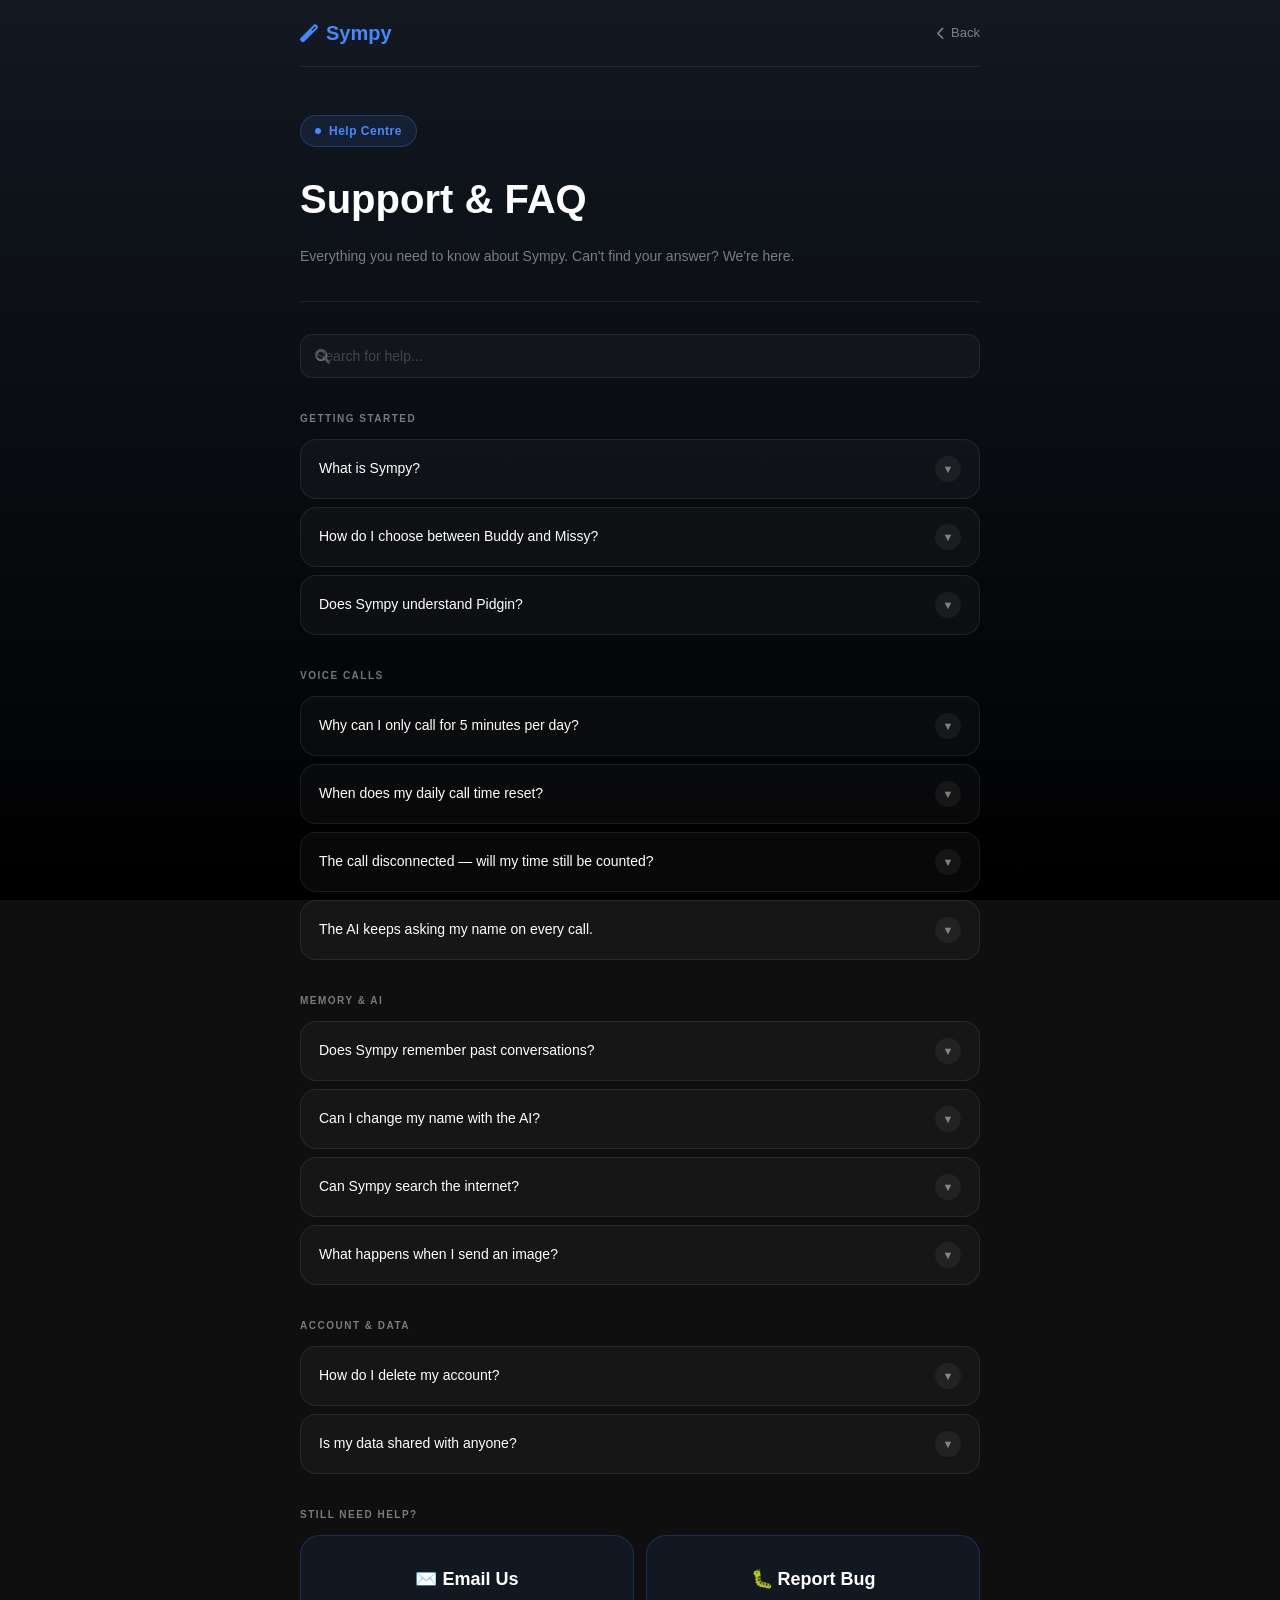
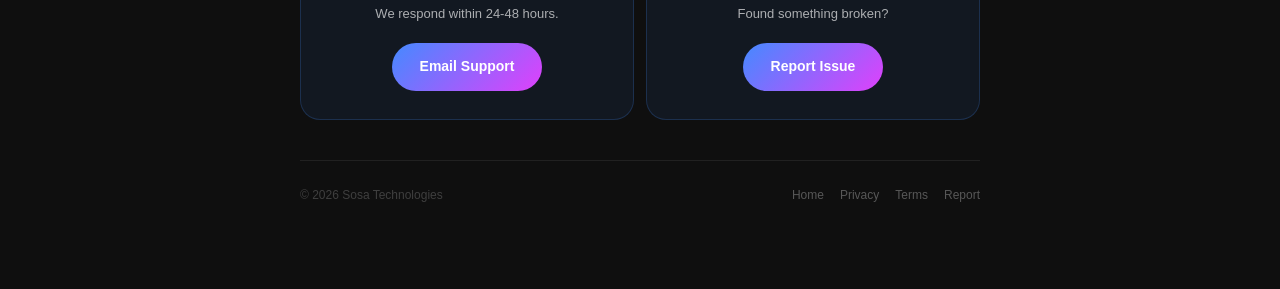
<file: support.html>
<!DOCTYPE html>
<html lang="en">
<head>
<meta charset="UTF-8">
<meta name="viewport" content="width=device-width, initial-scale=1.0">
<title>Support & FAQ — Sympy</title>
<link rel="icon" type="image/x-icon" href="assets/images/sympyicon.png">
<link rel="stylesheet" href="style.css">
<link rel="stylesheet" href="legal.css">
<link rel="stylesheet" href="https://cdnjs.cloudflare.com/ajax/libs/font-awesome/6.0.0/css/all.min.css">
</head>
<body>
<div class="gradient-bg"></div>
<div class="wrap">

  <nav>
    <a href="index.html" class="logo"><i class="fas fa-magic"></i> Sympy</a>
    <a href="index.html" class="back-link"><i class="fas fa-chevron-left"></i> Back</a>
  </nav>

  <div class="hero">
    <div class="badge"><span class="badge-dot"></span> Help Centre</div>
    <h1>Support & FAQ</h1>
    <p>Everything you need to know about Sympy. Can't find your answer? We're here.</p>
  </div>

  <div class="search-wrap">
    <i class="fas fa-search search-icon"></i>
    <input class="search-input" type="text" placeholder="Search for help..." oninput="filterFAQ(this.value)">
  </div>

  <!-- GETTING STARTED -->
  <div class="cat-label">Getting Started</div>

  <div class="faq" onclick="toggleFAQ(this)">
    <div class="faq-q"><span class="faq-q-text">What is Sympy?</span><span class="faq-arrow">▼</span></div>
    <div class="faq-a"><p>Sympy is your Nigerian AI bestie — a conversational AI companion that speaks your language, understands Pidgin, remembers your name and preferences, and can chat by text, analyse images, or call you for real-time voice conversations.</p></div>
  </div>

  <div class="faq" onclick="toggleFAQ(this)">
    <div class="faq-q"><span class="faq-q-text">How do I choose between Buddy and Missy?</span><span class="faq-arrow">▼</span></div>
    <div class="faq-a"><p>On the home screen, choose your companion. Buddy is your Nigerian guy — sharp, warm, and funny. Missy is your Nigerian girl — confident, smart, and witty. You also pick a vibe: Chaotic, Savage, Therapist, or Flirty.</p></div>
  </div>

  <div class="faq" onclick="toggleFAQ(this)">
    <div class="faq-q"><span class="faq-q-text">Does Sympy understand Pidgin?</span><span class="faq-arrow">▼</span></div>
    <div class="faq-a"><p>Yes! Sympy fully speaks and understands Nigerian Pidgin. Just say "I prefer Pidgin" or start typing in Pidgin and it will match your language. It also knows hundreds of Nigerian slangs — "sapa", "e choke", "you don fuckup", "chop breakfast", "shege pro max", and more.</p></div>
  </div>

  <!-- CALLS -->
  <div class="cat-label">Voice Calls</div>

  <div class="faq" onclick="toggleFAQ(this)">
    <div class="faq-q"><span class="faq-q-text">Why can I only call for 5 minutes per day?</span><span class="faq-arrow">▼</span></div>
    <div class="faq-a"><p>The free tier includes 5 minutes of voice call time per day. This resets at midnight UTC every day. You can see your remaining time on your Profile page. We're working on premium plans with more call time.</p></div>
  </div>

  <div class="faq" onclick="toggleFAQ(this)">
    <div class="faq-q"><span class="faq-q-text">When does my daily call time reset?</span><span class="faq-arrow">▼</span></div>
    <div class="faq-a"><p>Your 5 minutes resets at midnight UTC every day. For Nigeria (WAT, UTC+1), that's 1:00 AM your local time. Your Profile page shows exactly how much time is left and when it resets.</p></div>
  </div>

  <div class="faq" onclick="toggleFAQ(this)">
    <div class="faq-q"><span class="faq-q-text">The call disconnected — will my time still be counted?</span><span class="faq-arrow">▼</span></div>
    <div class="faq-a"><p>Only the time you were actually connected is counted. If the call drops unexpectedly, the app saves your usage and reports it on your next session. Contact support if you believe time was incorrectly deducted.</p></div>
  </div>

  <div class="faq" onclick="toggleFAQ(this)">
    <div class="faq-q"><span class="faq-q-text">The AI keeps asking my name on every call.</span><span class="faq-arrow">▼</span></div>
    <div class="faq-a"><p>Your name is saved to your account. If it keeps asking, try logging out and back in to refresh your account connection. Once the AI learns your name from any chat or call, it will remember it going forward.</p></div>
  </div>

  <!-- MEMORY -->
  <div class="cat-label">Memory & AI</div>

  <div class="faq" onclick="toggleFAQ(this)">
    <div class="faq-q"><span class="faq-q-text">Does Sympy remember past conversations?</span><span class="faq-arrow">▼</span></div>
    <div class="faq-a"><p>Yes. Sympy builds a memory of your name, language preference, topics discussed, and your general vibe. Memory persists for 30 days. You'll see a "Last chat" or "Last call" summary banner at the top of the chat screen when you return.</p></div>
  </div>

  <div class="faq" onclick="toggleFAQ(this)">
    <div class="faq-q"><span class="faq-q-text">Can I change my name with the AI?</span><span class="faq-arrow">▼</span></div>
    <div class="faq-a"><p>Yes. Just say "call me [new name]" or "my name is [name]" at any point and the AI will update your name going forward. For example: "Actually, my name is Tunde."</p></div>
  </div>

  <div class="faq" onclick="toggleFAQ(this)">
    <div class="faq-q"><span class="faq-q-text">Can Sympy search the internet?</span><span class="faq-arrow">▼</span></div>
    <div class="faq-a"><p>Yes. Ask about dollar rates, fuel prices, news, weather, sports scores — Sympy searches online and responds with real-time Nigerian context. Try: "wetin be dollar rate today?" or "what's happening in Nigeria?"</p></div>
  </div>

  <div class="faq" onclick="toggleFAQ(this)">
    <div class="faq-q"><span class="faq-q-text">What happens when I send an image?</span><span class="faq-arrow">▼</span></div>
    <div class="faq-a"><p>Tap the camera icon, pick or take a photo, optionally add a caption, then send. Sympy will describe what it sees, read text in the image, identify products, or answer your specific question. Images are not stored after processing.</p></div>
  </div>

  <!-- ACCOUNT -->
  <div class="cat-label">Account & Data</div>

  <div class="faq" onclick="toggleFAQ(this)">
    <div class="faq-q"><span class="faq-q-text">How do I delete my account?</span><span class="faq-arrow">▼</span></div>
    <div class="faq-a"><p>Email <a href="mailto:support@sympyapp.com">support@sympyapp.com</a> with your registered email and request "Account Deletion." We'll permanently delete your account and all data within 30 days.</p></div>
  </div>

  <div class="faq" onclick="toggleFAQ(this)">
    <div class="faq-q"><span class="faq-q-text">Is my data shared with anyone?</span><span class="faq-arrow">▼</span></div>
    <div class="faq-a"><p>No. We never sell your data. Conversations are processed by OpenAI to generate responses, but we don't share your data with third parties for advertising. Read our <a href="privacy.html">Privacy Policy</a> for full details.</p></div>
  </div>

  <!-- Contact -->
  <div class="cat-label">Still Need Help?</div>
  <div style="display:grid;grid-template-columns:1fr 1fr;gap:12px;margin-bottom:40px;">
    <div class="contact-card" style="margin:0;">
      <h3>✉️ Email Us</h3>
      <p>We respond within 24-48 hours.</p>
      <a href="mailto:support@sympyapp.com" class="contact-btn">Email Support</a>
    </div>
    <div class="contact-card" style="margin:0;">
      <h3>🐛 Report Bug</h3>
      <p>Found something broken?</p>
      <a href="report.html" class="contact-btn">Report Issue</a>
    </div>
  </div>

  <div class="page-footer">
    <p>© 2026 Sosa Technologies</p>
    <div class="footer-links">
      <a href="index.html">Home</a>
      <a href="privacy.html">Privacy</a>
      <a href="terms.html">Terms</a>
      <a href="report.html">Report</a>
    </div>
  </div>

</div>
<script>
function toggleFAQ(el) {
  const was = el.classList.contains('open');
  document.querySelectorAll('.faq.open').forEach(f => f.classList.remove('open'));
  if (!was) el.classList.add('open');
}
function filterFAQ(q) {
  const t = q.toLowerCase();
  document.querySelectorAll('.faq').forEach(f => {
    f.style.display = (!t || f.textContent.toLowerCase().includes(t)) ? '' : 'none';
  });
}
</script>
</body>
</html>
</file>
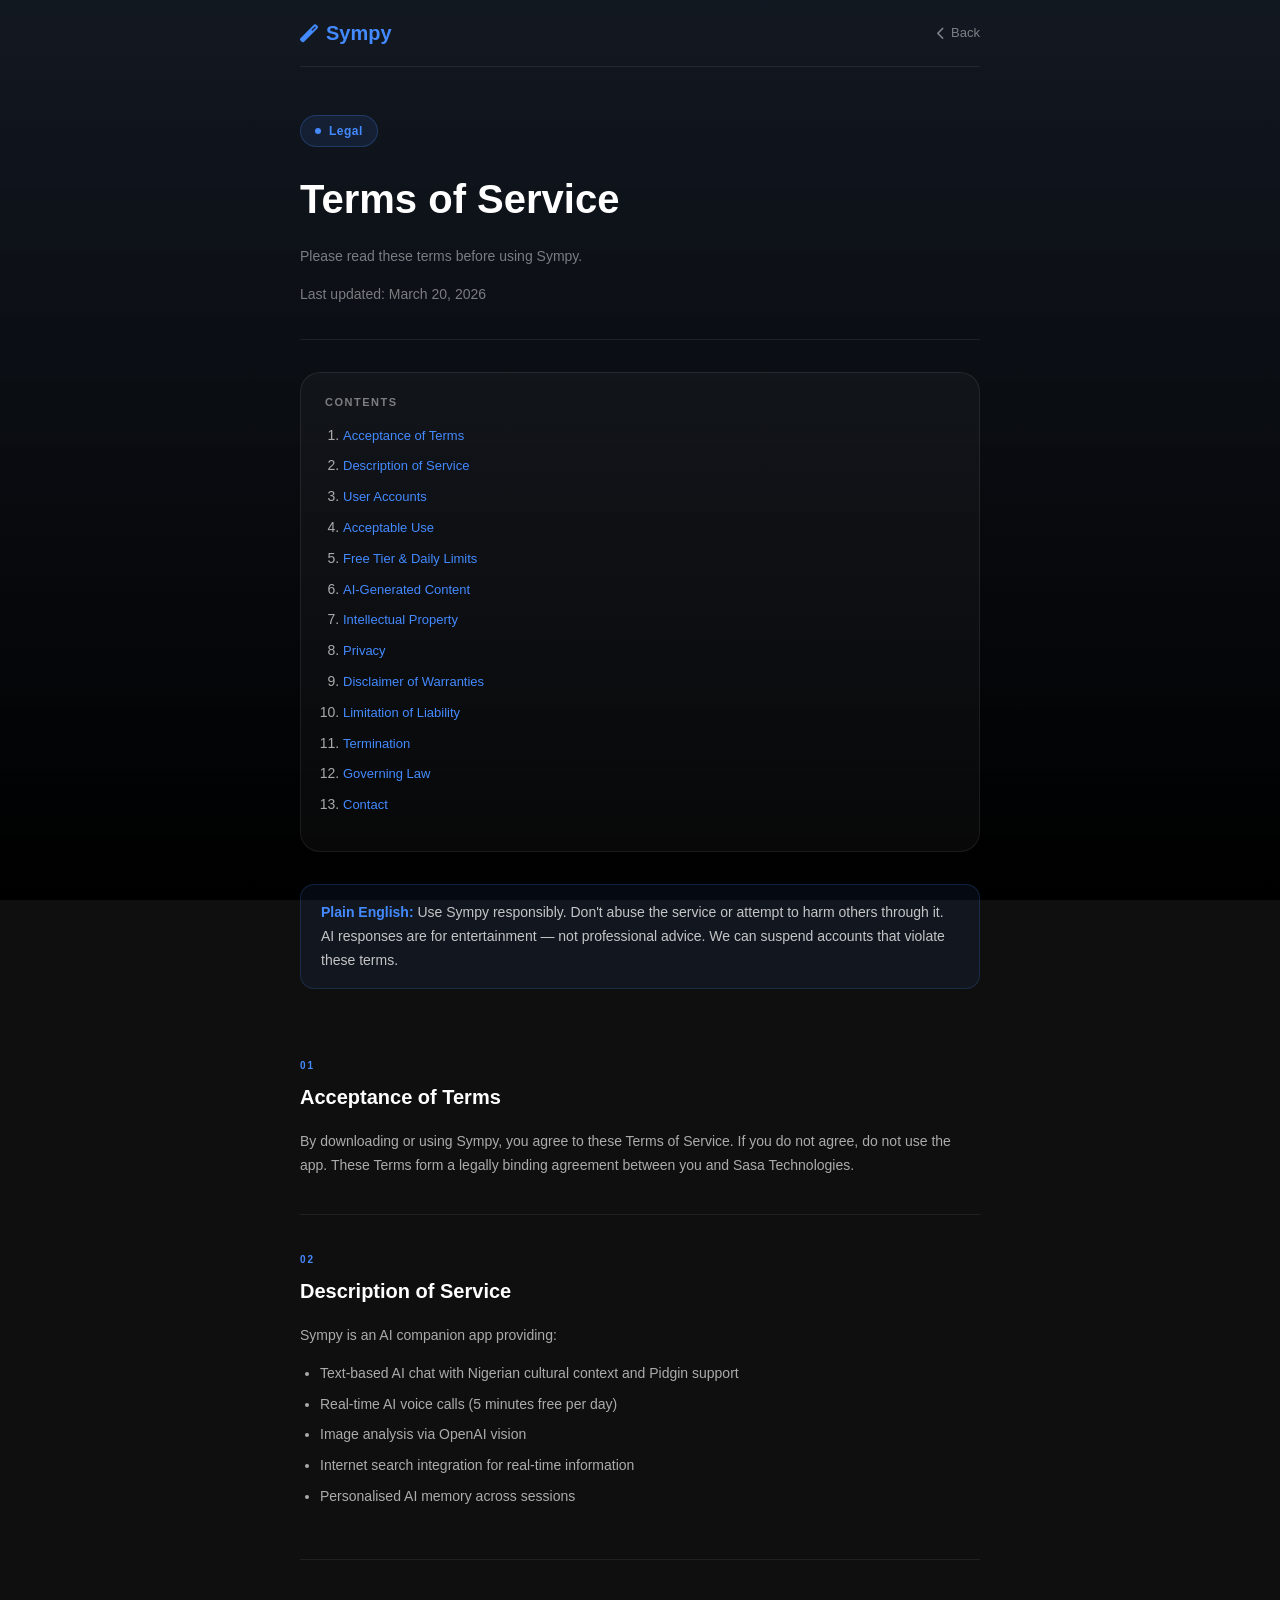
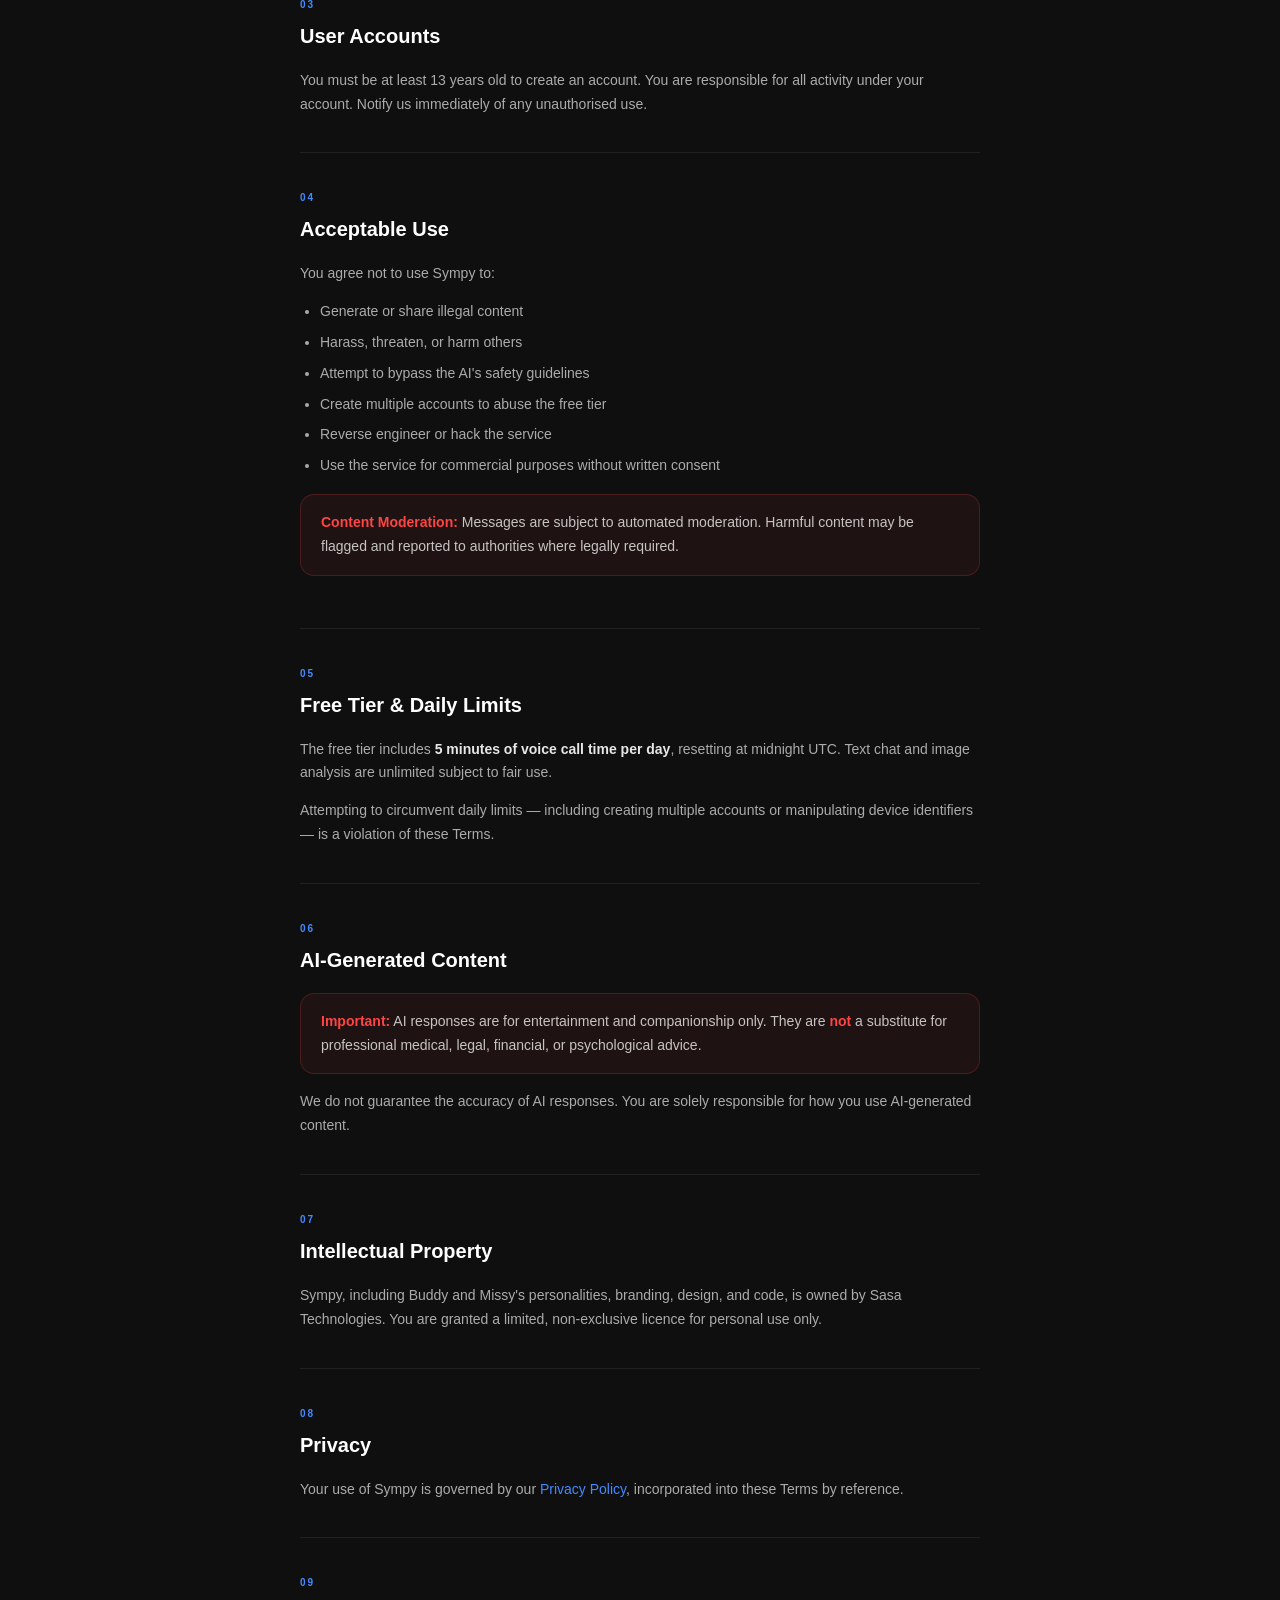
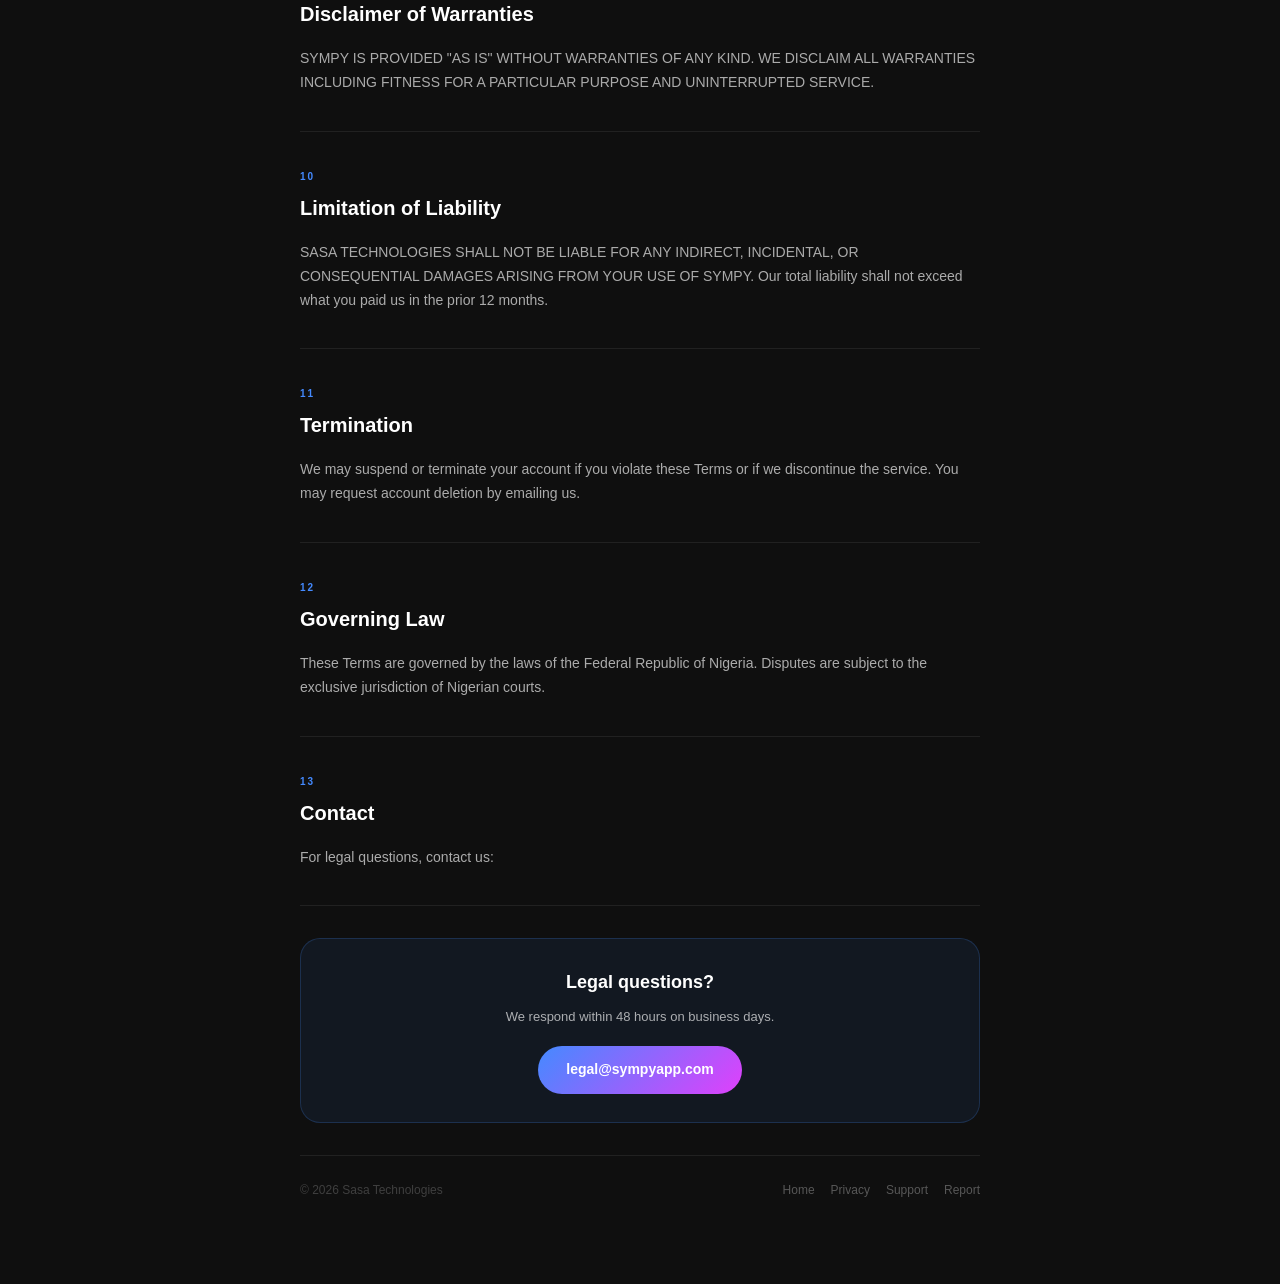
<file: Terms.html>
<!DOCTYPE html>
<html lang="en">
<head>
<meta charset="UTF-8">
<meta name="viewport" content="width=device-width, initial-scale=1.0">
<title>Terms of Service — Sympy</title>
<link rel="stylesheet" href="style.css">
<link rel="stylesheet" href="legal.css">
<link rel="stylesheet" href="https://cdnjs.cloudflare.com/ajax/libs/font-awesome/6.0.0/css/all.min.css">
</head>
<body>
<div class="gradient-bg"></div>
<div class="wrap">

  <nav>
    <a href="index.html" class="logo"><i class="fas fa-magic"></i> Sympy</a>
    <a href="index.html" class="back-link"><i class="fas fa-chevron-left"></i> Back</a>
  </nav>

  <div class="hero">
    <div class="badge"><span class="badge-dot"></span> Legal</div>
    <h1>Terms of Service</h1>
    <p>Please read these terms before using Sympy.</p>
    <p class="last-updated">Last updated: March 20, 2026</p>
  </div>

  <div class="toc">
    <div class="toc-label">Contents</div>
    <ol>
      <li><a href="#s1">Acceptance of Terms</a></li>
      <li><a href="#s2">Description of Service</a></li>
      <li><a href="#s3">User Accounts</a></li>
      <li><a href="#s4">Acceptable Use</a></li>
      <li><a href="#s5">Free Tier & Daily Limits</a></li>
      <li><a href="#s6">AI-Generated Content</a></li>
      <li><a href="#s7">Intellectual Property</a></li>
      <li><a href="#s8">Privacy</a></li>
      <li><a href="#s9">Disclaimer of Warranties</a></li>
      <li><a href="#s10">Limitation of Liability</a></li>
      <li><a href="#s11">Termination</a></li>
      <li><a href="#s12">Governing Law</a></li>
      <li><a href="#s13">Contact</a></li>
    </ol>
  </div>

  <div class="summary-box">
    <strong>Plain English:</strong> Use Sympy responsibly. Don't abuse the service or attempt to harm others through it. AI responses are for entertainment — not professional advice. We can suspend accounts that violate these terms.
  </div>

  <div id="s1" class="section">
    <div class="section-num">01</div>
    <h2>Acceptance of Terms</h2>
    <p>By downloading or using Sympy, you agree to these Terms of Service. If you do not agree, do not use the app. These Terms form a legally binding agreement between you and Sasa Technologies.</p>
  </div>

  <div id="s2" class="section">
    <div class="section-num">02</div>
    <h2>Description of Service</h2>
    <p>Sympy is an AI companion app providing:</p>
    <ul>
      <li>Text-based AI chat with Nigerian cultural context and Pidgin support</li>
      <li>Real-time AI voice calls (5 minutes free per day)</li>
      <li>Image analysis via OpenAI vision</li>
      <li>Internet search integration for real-time information</li>
      <li>Personalised AI memory across sessions</li>
    </ul>
  </div>

  <div id="s3" class="section">
    <div class="section-num">03</div>
    <h2>User Accounts</h2>
    <p>You must be at least 13 years old to create an account. You are responsible for all activity under your account. Notify us immediately of any unauthorised use.</p>
  </div>

  <div id="s4" class="section">
    <div class="section-num">04</div>
    <h2>Acceptable Use</h2>
    <p>You agree not to use Sympy to:</p>
    <ul>
      <li>Generate or share illegal content</li>
      <li>Harass, threaten, or harm others</li>
      <li>Attempt to bypass the AI's safety guidelines</li>
      <li>Create multiple accounts to abuse the free tier</li>
      <li>Reverse engineer or hack the service</li>
      <li>Use the service for commercial purposes without written consent</li>
    </ul>
    <div class="warn-box">
      <strong>Content Moderation:</strong> Messages are subject to automated moderation. Harmful content may be flagged and reported to authorities where legally required.
    </div>
  </div>

  <div id="s5" class="section">
    <div class="section-num">05</div>
    <h2>Free Tier & Daily Limits</h2>
    <p>The free tier includes <strong>5 minutes of voice call time per day</strong>, resetting at midnight UTC. Text chat and image analysis are unlimited subject to fair use.</p>
    <p>Attempting to circumvent daily limits — including creating multiple accounts or manipulating device identifiers — is a violation of these Terms.</p>
  </div>

  <div id="s6" class="section">
    <div class="section-num">06</div>
    <h2>AI-Generated Content</h2>
    <div class="warn-box">
      <strong>Important:</strong> AI responses are for entertainment and companionship only. They are <strong>not</strong> a substitute for professional medical, legal, financial, or psychological advice.
    </div>
    <p>We do not guarantee the accuracy of AI responses. You are solely responsible for how you use AI-generated content.</p>
  </div>

  <div id="s7" class="section">
    <div class="section-num">07</div>
    <h2>Intellectual Property</h2>
    <p>Sympy, including Buddy and Missy's personalities, branding, design, and code, is owned by Sasa Technologies. You are granted a limited, non-exclusive licence for personal use only.</p>
  </div>

  <div id="s8" class="section">
    <div class="section-num">08</div>
    <h2>Privacy</h2>
    <p>Your use of Sympy is governed by our <a href="privacy.html">Privacy Policy</a>, incorporated into these Terms by reference.</p>
  </div>

  <div id="s9" class="section">
    <div class="section-num">09</div>
    <h2>Disclaimer of Warranties</h2>
    <p>SYMPY IS PROVIDED "AS IS" WITHOUT WARRANTIES OF ANY KIND. WE DISCLAIM ALL WARRANTIES INCLUDING FITNESS FOR A PARTICULAR PURPOSE AND UNINTERRUPTED SERVICE.</p>
  </div>

  <div id="s10" class="section">
    <div class="section-num">10</div>
    <h2>Limitation of Liability</h2>
    <p>SASA TECHNOLOGIES SHALL NOT BE LIABLE FOR ANY INDIRECT, INCIDENTAL, OR CONSEQUENTIAL DAMAGES ARISING FROM YOUR USE OF SYMPY. Our total liability shall not exceed what you paid us in the prior 12 months.</p>
  </div>

  <div id="s11" class="section">
    <div class="section-num">11</div>
    <h2>Termination</h2>
    <p>We may suspend or terminate your account if you violate these Terms or if we discontinue the service. You may request account deletion by emailing us.</p>
  </div>

  <div id="s12" class="section">
    <div class="section-num">12</div>
    <h2>Governing Law</h2>
    <p>These Terms are governed by the laws of the Federal Republic of Nigeria. Disputes are subject to the exclusive jurisdiction of Nigerian courts.</p>
  </div>

  <div id="s13" class="section">
    <div class="section-num">13</div>
    <h2>Contact</h2>
    <p>For legal questions, contact us:</p>
  </div>

  <div class="contact-card">
    <h3>Legal questions?</h3>
    <p>We respond within 48 hours on business days.</p>
    <a href="mailto:legal@sympyapp.com" class="contact-btn">legal@sympyapp.com</a>
  </div>

  <div class="page-footer">
    <p>© 2026 Sasa Technologies</p>
    <div class="footer-links">
      <a href="index.html">Home</a>
      <a href="privacy.html">Privacy</a>
      <a href="support.html">Support</a>
      <a href="report.html">Report</a>
    </div>
  </div>

</div>
</body>
</html>
</file>
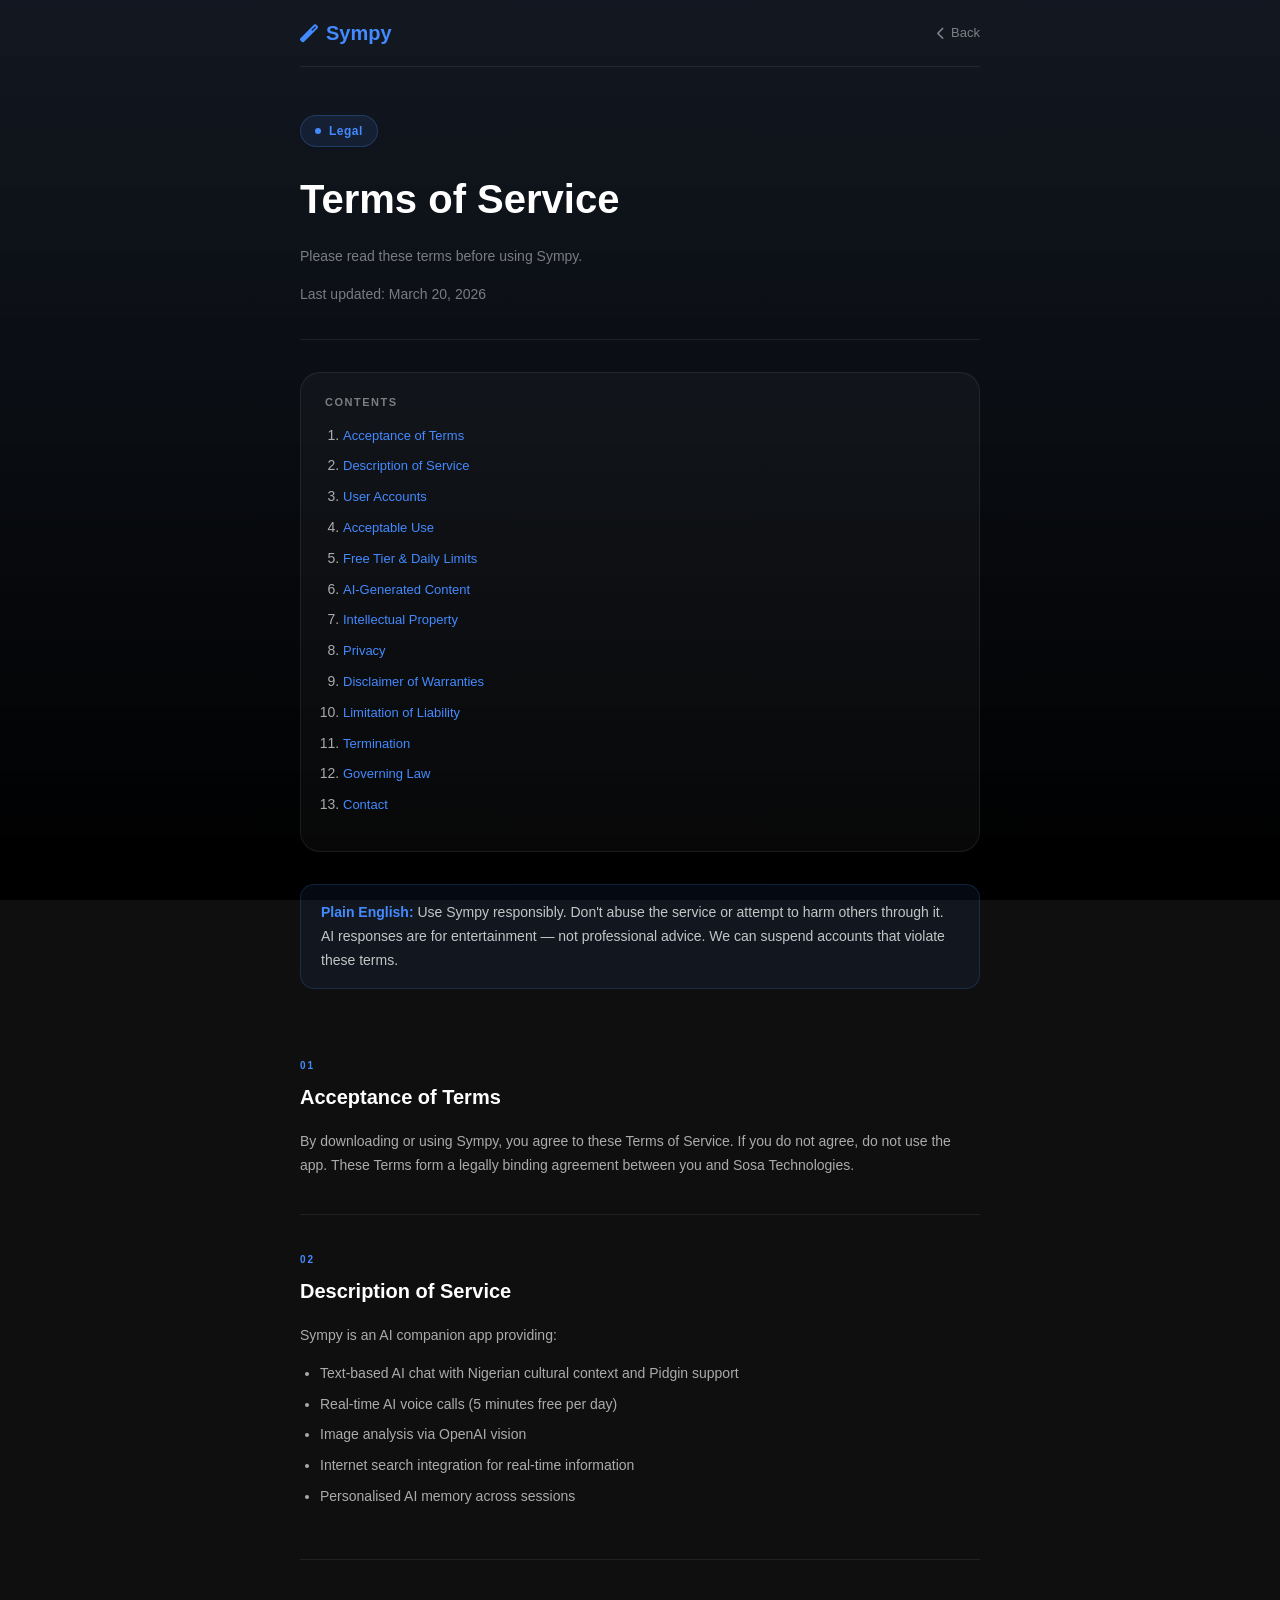
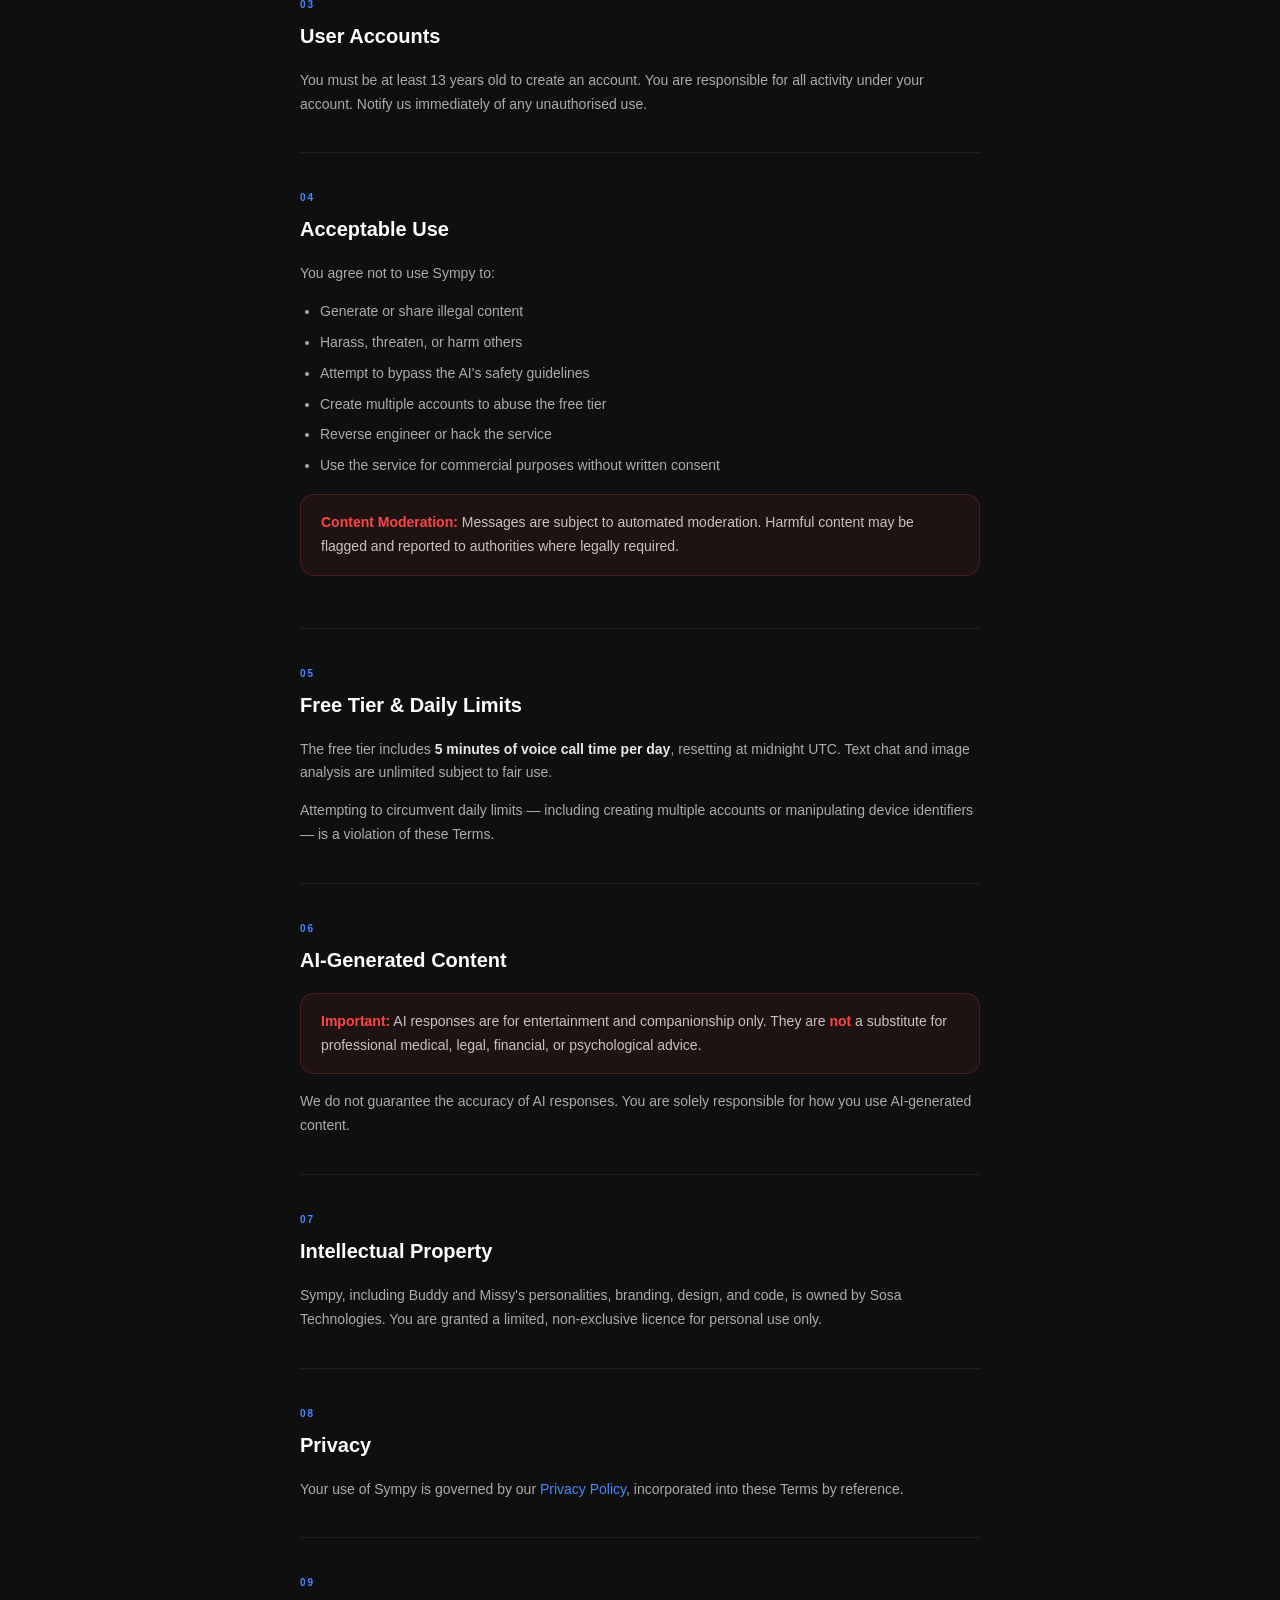
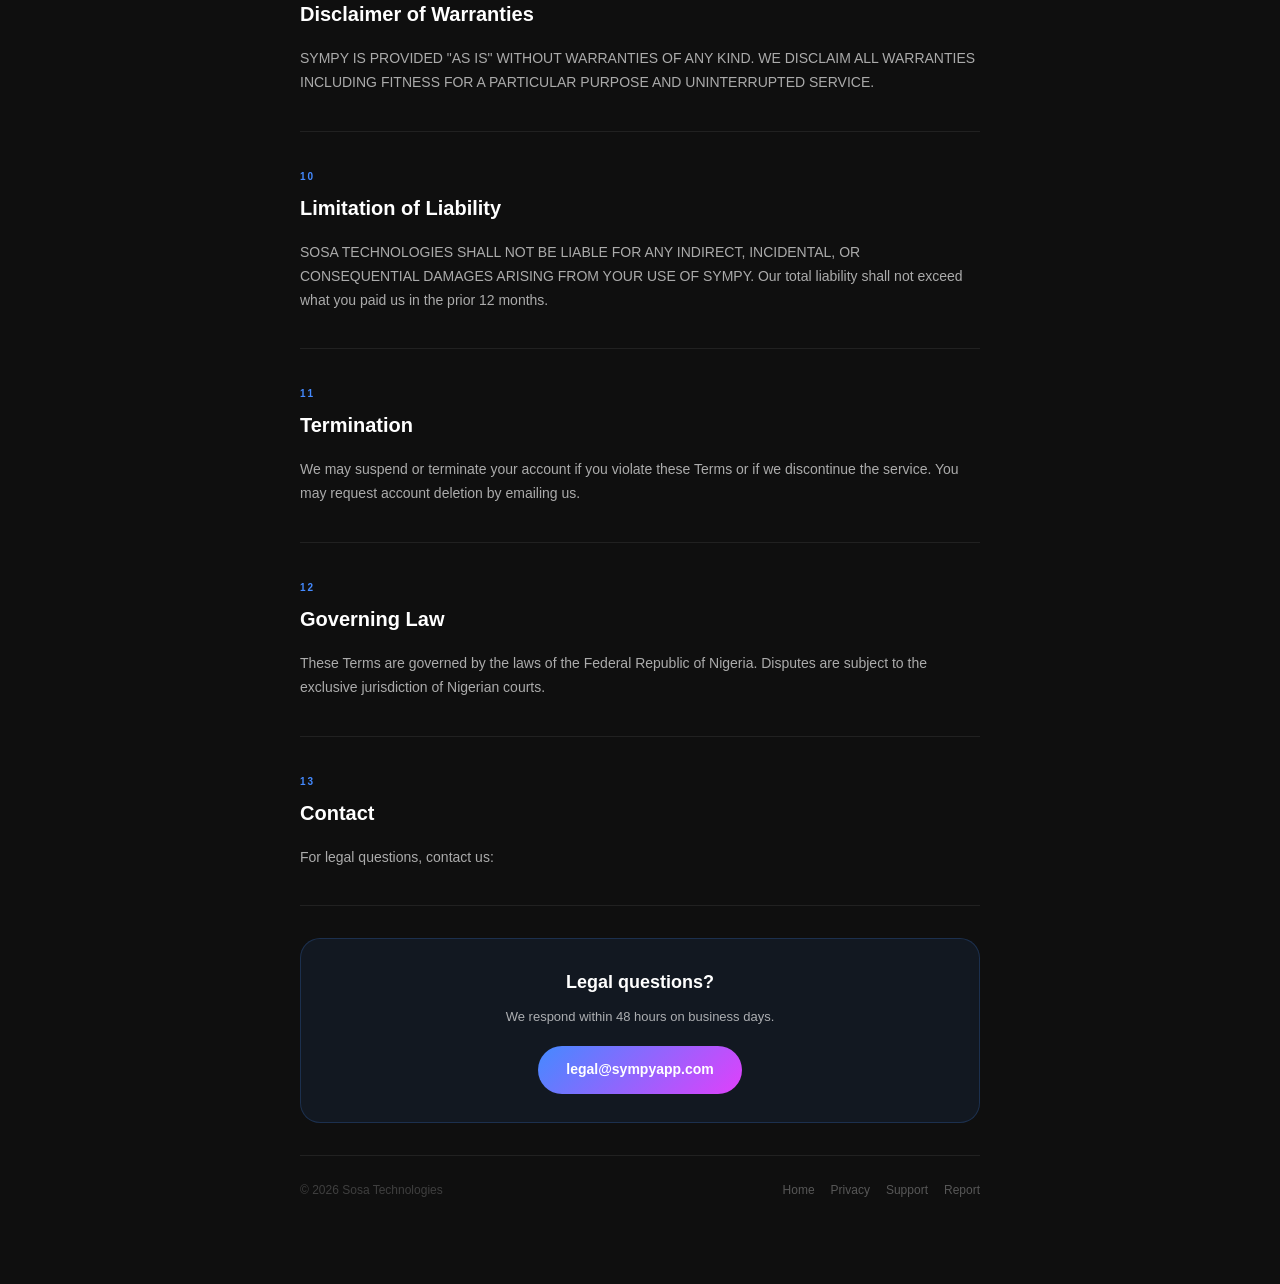
<file: terms.html>
<!DOCTYPE html>
<html lang="en">
<head>
<meta charset="UTF-8">
<meta name="viewport" content="width=device-width, initial-scale=1.0">
<title>Terms of Service — Sympy</title>
<link rel="icon" type="image/x-icon" href="assets/images/sympyicon.png">
<link rel="stylesheet" href="style.css">
<link rel="stylesheet" href="legal.css">
<link rel="stylesheet" href="https://cdnjs.cloudflare.com/ajax/libs/font-awesome/6.0.0/css/all.min.css">
</head>
<body>
<div class="gradient-bg"></div>
<div class="wrap">

  <nav>
    <a href="index.html" class="logo"><i class="fas fa-magic"></i> Sympy</a>
    <a href="index.html" class="back-link"><i class="fas fa-chevron-left"></i> Back</a>
  </nav>

  <div class="hero">
    <div class="badge"><span class="badge-dot"></span> Legal</div>
    <h1>Terms of Service</h1>
    <p>Please read these terms before using Sympy.</p>
    <p class="last-updated">Last updated: March 20, 2026</p>
  </div>

  <div class="toc">
    <div class="toc-label">Contents</div>
    <ol>
      <li><a href="#s1">Acceptance of Terms</a></li>
      <li><a href="#s2">Description of Service</a></li>
      <li><a href="#s3">User Accounts</a></li>
      <li><a href="#s4">Acceptable Use</a></li>
      <li><a href="#s5">Free Tier & Daily Limits</a></li>
      <li><a href="#s6">AI-Generated Content</a></li>
      <li><a href="#s7">Intellectual Property</a></li>
      <li><a href="#s8">Privacy</a></li>
      <li><a href="#s9">Disclaimer of Warranties</a></li>
      <li><a href="#s10">Limitation of Liability</a></li>
      <li><a href="#s11">Termination</a></li>
      <li><a href="#s12">Governing Law</a></li>
      <li><a href="#s13">Contact</a></li>
    </ol>
  </div>

  <div class="summary-box">
    <strong>Plain English:</strong> Use Sympy responsibly. Don't abuse the service or attempt to harm others through it. AI responses are for entertainment — not professional advice. We can suspend accounts that violate these terms.
  </div>

  <div id="s1" class="section">
    <div class="section-num">01</div>
    <h2>Acceptance of Terms</h2>
    <p>By downloading or using Sympy, you agree to these Terms of Service. If you do not agree, do not use the app. These Terms form a legally binding agreement between you and Sosa Technologies.</p>
  </div>

  <div id="s2" class="section">
    <div class="section-num">02</div>
    <h2>Description of Service</h2>
    <p>Sympy is an AI companion app providing:</p>
    <ul>
      <li>Text-based AI chat with Nigerian cultural context and Pidgin support</li>
      <li>Real-time AI voice calls (5 minutes free per day)</li>
      <li>Image analysis via OpenAI vision</li>
      <li>Internet search integration for real-time information</li>
      <li>Personalised AI memory across sessions</li>
    </ul>
  </div>

  <div id="s3" class="section">
    <div class="section-num">03</div>
    <h2>User Accounts</h2>
    <p>You must be at least 13 years old to create an account. You are responsible for all activity under your account. Notify us immediately of any unauthorised use.</p>
  </div>

  <div id="s4" class="section">
    <div class="section-num">04</div>
    <h2>Acceptable Use</h2>
    <p>You agree not to use Sympy to:</p>
    <ul>
      <li>Generate or share illegal content</li>
      <li>Harass, threaten, or harm others</li>
      <li>Attempt to bypass the AI's safety guidelines</li>
      <li>Create multiple accounts to abuse the free tier</li>
      <li>Reverse engineer or hack the service</li>
      <li>Use the service for commercial purposes without written consent</li>
    </ul>
    <div class="warn-box">
      <strong>Content Moderation:</strong> Messages are subject to automated moderation. Harmful content may be flagged and reported to authorities where legally required.
    </div>
  </div>

  <div id="s5" class="section">
    <div class="section-num">05</div>
    <h2>Free Tier & Daily Limits</h2>
    <p>The free tier includes <strong>5 minutes of voice call time per day</strong>, resetting at midnight UTC. Text chat and image analysis are unlimited subject to fair use.</p>
    <p>Attempting to circumvent daily limits — including creating multiple accounts or manipulating device identifiers — is a violation of these Terms.</p>
  </div>

  <div id="s6" class="section">
    <div class="section-num">06</div>
    <h2>AI-Generated Content</h2>
    <div class="warn-box">
      <strong>Important:</strong> AI responses are for entertainment and companionship only. They are <strong>not</strong> a substitute for professional medical, legal, financial, or psychological advice.
    </div>
    <p>We do not guarantee the accuracy of AI responses. You are solely responsible for how you use AI-generated content.</p>
  </div>

  <div id="s7" class="section">
    <div class="section-num">07</div>
    <h2>Intellectual Property</h2>
    <p>Sympy, including Buddy and Missy's personalities, branding, design, and code, is owned by Sosa Technologies. You are granted a limited, non-exclusive licence for personal use only.</p>
  </div>

  <div id="s8" class="section">
    <div class="section-num">08</div>
    <h2>Privacy</h2>
    <p>Your use of Sympy is governed by our <a href="privacy.html">Privacy Policy</a>, incorporated into these Terms by reference.</p>
  </div>

  <div id="s9" class="section">
    <div class="section-num">09</div>
    <h2>Disclaimer of Warranties</h2>
    <p>SYMPY IS PROVIDED "AS IS" WITHOUT WARRANTIES OF ANY KIND. WE DISCLAIM ALL WARRANTIES INCLUDING FITNESS FOR A PARTICULAR PURPOSE AND UNINTERRUPTED SERVICE.</p>
  </div>

  <div id="s10" class="section">
    <div class="section-num">10</div>
    <h2>Limitation of Liability</h2>
    <p>SOSA TECHNOLOGIES SHALL NOT BE LIABLE FOR ANY INDIRECT, INCIDENTAL, OR CONSEQUENTIAL DAMAGES ARISING FROM YOUR USE OF SYMPY. Our total liability shall not exceed what you paid us in the prior 12 months.</p>
  </div>

  <div id="s11" class="section">
    <div class="section-num">11</div>
    <h2>Termination</h2>
    <p>We may suspend or terminate your account if you violate these Terms or if we discontinue the service. You may request account deletion by emailing us.</p>
  </div>

  <div id="s12" class="section">
    <div class="section-num">12</div>
    <h2>Governing Law</h2>
    <p>These Terms are governed by the laws of the Federal Republic of Nigeria. Disputes are subject to the exclusive jurisdiction of Nigerian courts.</p>
  </div>

  <div id="s13" class="section">
    <div class="section-num">13</div>
    <h2>Contact</h2>
    <p>For legal questions, contact us:</p>
  </div>

  <div class="contact-card">
    <h3>Legal questions?</h3>
    <p>We respond within 48 hours on business days.</p>
    <a href="mailto:legal@sympyapp.com" class="contact-btn">legal@sympyapp.com</a>
  </div>

  <div class="page-footer">
    <p>© 2026 Sosa Technologies</p>
    <div class="footer-links">
      <a href="index.html">Home</a>
      <a href="privacy.html">Privacy</a>
      <a href="support.html">Support</a>
      <a href="report.html">Report</a>
    </div>
  </div>

</div>
</body>
</html>
</file>
<file: style.css>
/* ═══════════════════════════════════════════════════
   SYMPY WEB — Complete Stylesheet
   Matches Flutter app: #0F0F0F bg, #448AFF blue, #E040FB purple
═══════════════════════════════════════════════════ */
:root {
    --bg-dark:   #0F0F0F;
    --bg-card:   #161625;
    --accent-blue:   #448AFF;
    --accent-purple: #E040FB;
    --accent-red:    #ff4444;
    --accent-green:  #4CAF50;
    --text-white: #ffffff;
    --text-dim:   rgba(255,255,255,0.45);
    --card-bg:    rgba(255,255,255,0.04);
    --border:     rgba(255,255,255,0.08);
    --gradient-btn: linear-gradient(135deg, #448AFF, #E040FB);
}

/* ── RESET ── */
*, *::before, *::after { box-sizing: border-box; margin: 0; padding: 0; }
html, body { height: 100%; width: 100%; }
body.app-page { overflow: hidden; }
body {
    background: var(--bg-dark);
    color: var(--text-white);
    font-family: 'Segoe UI', Roboto, Helvetica, Arial, sans-serif;
    font-size: 16px;
    -webkit-tap-highlight-color: transparent;
    user-select: none;
}
input, textarea { user-select: text; }
a { text-decoration: none; color: inherit; }

/* ── GRADIENT BG ── */
.gradient-bg {
    position: fixed; inset: 0; z-index: -1;
    background: linear-gradient(160deg, rgba(68,138,255,0.1) 0%, #000 60%);
}

/* ── AUTOFILL FIX ── */
input:-webkit-autofill,
input:-webkit-autofill:hover,
input:-webkit-autofill:focus {
    -webkit-text-fill-color: white !important;
    -webkit-box-shadow: 0 0 0 1000px #1a1a2e inset !important;
    transition: background-color 5000s;
}

/* ── CURSORS ── */
.clickable-text, button, .vibe-chip, .card, .drawer-item, .faq-q { cursor: pointer !important; }

/* ═══════════ SCREENS ═══════════ */
.screen {
    display: none;
    position: fixed; inset: 0;
    flex-direction: column;
    align-items: center;
    justify-content: center;
}
.screen.active { display: flex; }

/* ═══════════ AUTH SCREENS ═══════════ */
.container {
    width: 100%; max-width: 420px;
    padding: 20px;
    display: flex; flex-direction: column;
    align-items: center; text-align: center;
}
.auth-card {
    background: rgba(255,255,255,0.03);
    backdrop-filter: blur(20px);
    -webkit-backdrop-filter: blur(20px);
    border: 1px solid var(--border);
    border-radius: 28px;
    padding: 36px 28px;
    width: 100%; max-width: 380px;
    text-align: center;
}
.logo-icon { font-size: 44px; color: var(--accent-blue); margin-bottom: 14px; display: block; }
.auth-title { font-size: 26px; font-weight: bold; margin-bottom: 4px; }
.subtitle { color: var(--text-dim); font-size: 14px; margin-bottom: 28px; }
.auth-form { display: flex; flex-direction: column; gap: 14px; width: 100%; }

.input-group {
    display: flex; align-items: center;
    background: rgba(255,255,255,0.06);
    border: 1px solid transparent;
    border-radius: 14px;
    padding: 0 16px;
    transition: border-color 0.2s;
}
.input-group:focus-within { border-color: var(--accent-blue); }
.input-group i { color: var(--text-dim); font-size: 15px; margin-right: 10px; flex-shrink: 0; }
.input-group input {
    flex: 1; background: transparent; border: none;
    color: white; padding: 16px 0; outline: none; font-size: 15px;
}

.forgot-pass { text-align: right; font-size: 13px; color: var(--accent-blue); }
.auth-switch { color: var(--text-dim); font-size: 14px; margin-top: 8px; }
.auth-switch span { color: var(--accent-blue); font-weight: 600; }

.btn-primary {
    position: relative;
    padding: 16px; border-radius: 40px; border: none;
    font-size: 16px; font-weight: bold;
    background: white; color: black;
    width: 100%; min-height: 54px;
    display: flex; justify-content: center; align-items: center; gap: 8px;
    transition: transform 0.15s, opacity 0.15s;
}
.btn-primary:active { transform: scale(0.97); }
.gradient-btn { background: var(--gradient-btn) !important; color: white !important; }
.btn-secondary {
    background: transparent; border: 1px solid var(--border);
    color: white; padding: 14px; border-radius: 40px; width: 100%;
    font-size: 15px; font-weight: 500;
    transition: border-color 0.2s;
}
.btn-secondary:hover { border-color: rgba(68,138,255,0.4); }

/* Spinner */
.loader {
    width: 20px; height: 20px;
    border: 3px solid rgba(255,255,255,0.2);
    border-top: 3px solid white;
    border-radius: 50%;
    animation: spin 0.7s linear infinite;
}
@keyframes spin { to { transform: rotate(360deg); } }

/* Pulse */
.pulse { animation: pulse-anim 2s infinite; }
@keyframes pulse-anim {
    0%,100% { box-shadow: 0 0 0 0 rgba(68,138,255,0.4); }
    50% { box-shadow: 0 0 0 12px rgba(68,138,255,0); }
}

/* ═══════════ DRAWER ═══════════ */
#drawer-overlay {
    display: none;
    position: fixed; inset: 0; z-index: 998;
    background: rgba(0,0,0,0.55);
    backdrop-filter: blur(4px);
}
#drawer-overlay.open { display: block; }

#drawer {
    position: fixed; top: 0; left: -300px; bottom: 0;
    width: 280px; z-index: 999;
    background: #0d0d1f;
    border-right: 1px solid var(--border);
    display: flex; flex-direction: column;
    transition: left 0.3s cubic-bezier(0.4,0,0.2,1);
    overflow-y: auto;
}
#drawer.open { left: 0; }

.drawer-header {
    padding: 52px 20px 20px;
    background: linear-gradient(160deg, rgba(68,138,255,0.12), rgba(224,64,251,0.06));
    border-bottom: 1px solid var(--border);
    display: flex; align-items: center; gap: 14px;
}
.drawer-avatar-circle {
    width: 52px; height: 52px; border-radius: 50%; flex-shrink: 0;
    background: rgba(68,138,255,0.15);
    border: 2px solid rgba(68,138,255,0.35);
    display: flex; align-items: center; justify-content: center;
    font-size: 22px; color: var(--accent-blue);
}
.drawer-user-info { display: flex; flex-direction: column; gap: 3px; overflow: hidden; }
.drawer-user-info span:first-child { font-size: 15px; font-weight: 700; white-space: nowrap; overflow: hidden; text-overflow: ellipsis; }
.drawer-email-text { font-size: 11px; color: var(--text-dim); white-space: nowrap; overflow: hidden; text-overflow: ellipsis; }

.drawer-quota-box {
    margin: 16px; padding: 14px;
    background: rgba(68,138,255,0.07);
    border: 1px solid rgba(68,138,255,0.15);
    border-radius: 14px;
    display: flex; flex-direction: column; gap: 8px;
}
.dq-row { display: flex; align-items: center; gap: 8px; }
.dq-bar {
    height: 5px; background: rgba(255,255,255,0.08);
    border-radius: 5px; overflow: hidden;
}
.dq-bar-fill {
    height: 100%; width: 0%;
    background: linear-gradient(90deg, var(--accent-blue), var(--accent-purple));
    border-radius: 5px; transition: width 0.5s ease;
}

.drawer-divider { height: 1px; background: var(--border); margin: 6px 0; }

.drawer-item {
    display: flex; align-items: center; gap: 12px;
    padding: 14px 20px; font-size: 14px; color: rgba(255,255,255,0.75);
    transition: background 0.15s;
    text-decoration: none;
}
.drawer-item:hover { background: rgba(255,255,255,0.05); }
.drawer-item i { width: 18px; text-align: center; color: var(--accent-blue); font-size: 15px; }
.drawer-danger { color: #ff6b6b !important; }
.drawer-danger i { color: #ff6b6b !important; }

.drawer-footer-text {
    margin-top: auto; padding: 20px;
    font-size: 11px; color: rgba(255,255,255,0.15); text-align: center;
}

/* ═══════════ VOICE SELECTION ═══════════ */
#voice-screen { justify-content: flex-start; }

.voice-topbar {
    position: absolute; top: 0; left: 0; right: 0;
    height: 68px; padding: 0 16px;
    display: flex; align-items: center; justify-content: space-between;
    background: rgba(0,0,0,0.5); backdrop-filter: blur(15px);
    border-bottom: 1px solid var(--border); z-index: 10;
}
.topbar-logo { font-size: 18px; font-weight: bold; color: var(--accent-blue); }
.topbar-logo i { margin-right: 6px; }
.topbar-menu-btn {
    background: none; border: none; color: white;
    font-size: 20px; padding: 10px; cursor: pointer;
}
.topbar-avatar {
    width: 38px; height: 38px; border-radius: 50%; object-fit: cover;
    border: 2px solid rgba(68,138,255,0.5);
}

.selection-grid {
    display: flex; gap: 16px; justify-content: center;
    flex-wrap: wrap; margin-bottom: 20px;
    width: 100%;
}
.card {
    background: var(--card-bg);
    border: 2px solid transparent;
    border-radius: 24px; padding: 20px 16px;
    cursor: pointer; transition: all 0.2s;
    width: 140px; text-align: center;
}
.card.selected {
    background: rgba(68,138,255,0.12);
    border-color: var(--accent-blue);
    box-shadow: 0 0 24px rgba(68,138,255,0.2);
}
.card:hover:not(.selected) { background: rgba(255,255,255,0.06); }
.card h3 { font-size: 16px; font-weight: 700; margin-bottom: 4px; }
.card span { font-size: 12px; color: var(--text-dim); }
.avatar-ring {
    width: 72px; height: 72px; border-radius: 50%;
    border: 3px solid var(--accent-blue);
    overflow: hidden; margin: 0 auto 12px;
}

.daily-limit-card {
    display: flex; align-items: center; gap: 12px;
    background: rgba(68,138,255,0.08);
    border: 1px solid rgba(68,138,255,0.2);
    border-radius: 16px; padding: 14px 18px;
    width: 100%; max-width: 320px;
    margin: 0 auto 20px; text-align: left;
}
.limit-icon {
    width: 36px; height: 36px; border-radius: 10px;
    background: rgba(68,138,255,0.15); flex-shrink: 0;
    display: flex; align-items: center; justify-content: center;
    font-size: 15px; color: var(--accent-blue);
}
.limit-info { display: flex; flex-direction: column; gap: 2px; }
.limit-title { font-size: 13px; font-weight: 600; }
.limit-sub { font-size: 11px; color: var(--text-dim); }

/* ═══════════ VIBE SCREEN ═══════════ */
.vibe-back-btn {
    position: absolute; top: 20px; left: 16px;
    background: none; border: none; color: white; font-size: 20px; padding: 8px;
}
.vibe-grid { display: flex; flex-wrap: wrap; gap: 10px; justify-content: center; margin: 20px 0 32px; }
.vibe-chip {
    padding: 11px 22px; border-radius: 50px; font-size: 14px; font-weight: 500;
    background: rgba(255,255,255,0.06);
    border: 1px solid rgba(255,255,255,0.1);
    transition: all 0.2s;
}
.vibe-chip.active {
    background: linear-gradient(135deg, rgba(68,138,255,0.3), rgba(224,64,251,0.25));
    border-color: var(--accent-blue);
    box-shadow: 0 0 16px rgba(68,138,255,0.2);
}

/* ═══════════ CHAT SCREEN ═══════════ */
#chat-screen {
    display: none; flex-direction: column;
    height: 100vh; overflow: hidden;
}
#chat-screen.active { display: flex !important; }

.chat-header {
    width: 100%; height: 64px; flex-shrink: 0;
    padding: 0 8px 0 4px;
    display: flex; align-items: center; justify-content: space-between;
    background: rgba(0,0,0,0.75);
    backdrop-filter: blur(20px);
    -webkit-backdrop-filter: blur(20px);
    border-bottom: 1px solid rgba(255,255,255,0.07);
    z-index: 50;
}
.header-info { display: flex; align-items: center; gap: 10px; overflow: hidden; }
.back-btn {
    background: none; border: none; color: white; font-size: 20px;
    padding: 10px 12px; flex-shrink: 0;
}
.chat-avatar-img {
    width: 40px; height: 40px; border-radius: 50%; object-fit: cover;
    border: 2px solid rgba(68,138,255,0.4); flex-shrink: 0;
}
.header-info h4 { font-size: 15px; font-weight: 700; }
.online-dot {
    width: 7px; height: 7px; border-radius: 50%;
    background: var(--accent-green);
    box-shadow: 0 0 6px var(--accent-green);
    animation: online-pulse 2s infinite;
}
@keyframes online-pulse { 0%,100%{opacity:1}50%{opacity:0.5} }

.header-actions { display: flex; align-items: center; gap: 2px; flex-shrink: 0; }
.header-call-btn {
    background: none; border: none;
    color: white; font-size: 20px; padding: 10px 12px;
    transition: color 0.2s;
}
.header-call-btn:hover { color: var(--accent-blue); }
.header-menu-btn {
    background: none; border: none;
    color: var(--text-dim); font-size: 18px; padding: 10px 12px;
}

/* Chat body */
.chat-body {
    flex: 1; width: 100%; overflow-y: auto;
    padding: 20px;
    padding-bottom: 130px; /* ensures last message never hidden behind input bar */
    display: flex; flex-direction: column; gap: 12px;
    background: #000;  /* set dynamically by selectVoice() in script.js */
    min-height: 0;
}
.chat-body::-webkit-scrollbar { width: 0; }

/* Messages */
.message {
    max-width: 85%; padding: 12px 16px;
    border-radius: 20px; font-size: 16px; line-height: 1.4;
    word-wrap: break-word;
    backdrop-filter: blur(8px);
    -webkit-backdrop-filter: blur(8px);
}
.message.sympy {
    align-self: flex-start;
    background: rgba(255,255,255,0.15);
    border: 1px solid rgba(255,255,255,0.1);
    border-bottom-left-radius: 2px;
}
.message.user {
    align-self: flex-end;
    background: rgba(68,138,255,0.9);
    border-bottom-right-radius: 2px;
}
.message img {
    max-width: 100%; border-radius: 12px; display: block;
    margin-bottom: 6px;
}
.message .caption-text {
    font-size: 13px; opacity: 0.85; margin-top: 4px;
}

/* Typing */
.typing { display: flex !important; align-items: center; gap: 5px; padding: 14px 18px !important; width: fit-content; min-height: 44px; }
.dot { width: 7px; height: 7px; background: white; border-radius: 50%; opacity: 0.45; animation: bounce 1.4s infinite ease-in-out both; }
.dot:nth-child(1){animation-delay:-0.32s}.dot:nth-child(2){animation-delay:-0.16s}
@keyframes bounce { 0%,80%,100%{transform:scale(0)}40%{transform:scale(1);opacity:1} }

/* Summary banners */
#summary-container { width: 100%; flex-shrink: 0; }

/* Input area */
.chat-input-area {
    position: fixed; bottom: 0; left: 0; right: 0;
    padding: 10px 12px calc(10px + env(safe-area-inset-bottom));
    background: rgba(10,10,20,0.97);
    backdrop-filter: blur(12px);
    border-top: 1px solid rgba(255,255,255,0.06);
    z-index: 50;
}
.input-wrapper {
    display: flex; align-items: center; gap: 6px;
    background: rgba(255,255,255,0.08);
    border-radius: 28px; padding: 5px 6px 5px 12px;
    border: 1px solid rgba(255,255,255,0.08);
}
.input-wrapper:focus-within { border-color: rgba(68,138,255,0.4); }
.input-wrapper input {
    flex: 1; background: transparent; border: none;
    color: white; padding: 10px 4px; outline: none; font-size: 15px;
}
.input-wrapper input::placeholder { color: rgba(255,255,255,0.25); }
.icon-btn {
    background: none; border: none; color: var(--text-dim);
    font-size: 18px; padding: 8px; flex-shrink: 0; transition: color 0.2s;
}
.icon-btn:hover { color: var(--accent-blue); }
.send-btn {
    width: 42px; height: 42px; border-radius: 50%; border: none;
    background: var(--gradient-btn); color: white; flex-shrink: 0;
    display: flex; align-items: center; justify-content: center;
    font-size: 16px; transition: transform 0.15s, opacity 0.15s;
}
.send-btn:active { transform: scale(0.9); }

/* ═══════════ IMAGE PREVIEW OVERLAY ═══════════ */
#image-preview-overlay {
    display: none; position: fixed; inset: 0; z-index: 1100;
    background: rgba(0,0,0,0.75); backdrop-filter: blur(8px);
    align-items: flex-end; justify-content: center;
}
#image-preview-overlay.open { display: flex; }
.img-preview-card {
    background: #13131f; border: 1px solid var(--border);
    border-radius: 24px 24px 0 0; padding: 0 0 24px;
    width: 100%; max-width: 480px;
    overflow: hidden;
}
.img-preview-header {
    display: flex; justify-content: space-between; align-items: center;
    padding: 16px 20px 12px;
    border-bottom: 1px solid var(--border);
    font-size: 15px; font-weight: 700;
}
.img-close-btn { background: none; border: none; color: var(--text-dim); font-size: 20px; padding: 4px; }
.img-preview-body {
    padding: 16px; display: flex; justify-content: center;
    max-height: 50vh; overflow: hidden;
}
#preview-img { max-width: 100%; max-height: 44vh; border-radius: 14px; object-fit: contain; }
.img-caption-row {
    display: flex; align-items: center; gap: 8px;
    padding: 12px 16px 0;
}
.img-caption-row input {
    flex: 1; background: rgba(255,255,255,0.07);
    border: 1px solid var(--border); border-radius: 24px;
    color: white; padding: 11px 16px; font-size: 14px; outline: none;
}
.img-caption-row input:focus { border-color: rgba(68,138,255,0.45); }
.img-caption-row input::placeholder { color: rgba(255,255,255,0.25); }

/* ═══════════ CALL OVERLAY ═══════════ */
#call-overlay {
    position: fixed; inset: 0; z-index: 1000;
    display: none; flex-direction: column;
    align-items: center; justify-content: center;
    padding: 0;
}
#call-overlay.active { display: flex !important; }

.call-bg {
    position: absolute; inset: 0; z-index: 0;
    background: radial-gradient(ellipse at 50% 35%, #1a1040 0%, #080818 60%, #000 100%);
    transition: background 0.5s;
}
.call-container {
    position: relative; z-index: 1;
    width: 100%; max-width: 420px;
    display: flex; flex-direction: column;
    align-items: center;
    padding: 0 24px 40px;
    height: 100vh; justify-content: center; gap: 0;
}

/* Top row */
.call-top-row {
    position: absolute; top: 0; left: 0; right: 0;
    display: flex; align-items: center; justify-content: space-between;
    padding: 52px 20px 16px;
}
.call-live-badge {
    display: flex; align-items: center; gap: 6px;
    background: rgba(255,255,255,0.08);
    border: 1px solid rgba(255,255,255,0.12);
    border-radius: 20px; padding: 6px 12px;
}
.call-live-dot {
    width: 7px; height: 7px; border-radius: 50%;
    background: #888; animation: none;
    transition: background 0.3s;
}
.call-live-dot.live { background: var(--accent-green); animation: online-pulse 1.5s infinite; }
.call-timer { font-size: 20px; font-weight: 300; font-variant-numeric: tabular-nums; letter-spacing: 2px; }
.call-quota-pill {
    display: flex; align-items: center; gap: 5px;
    background: rgba(255,255,255,0.07);
    border: 1px solid rgba(255,255,255,0.12);
    border-radius: 20px; padding: 6px 12px;
    color: rgba(255,255,255,0.65);
}

/* Avatar */
.call-avatar-wrap {
    position: relative; width: 190px; height: 190px;
    margin-bottom: 24px;
}
.call-pulse-ring {
    position: absolute; inset: 0; border-radius: 50%;
    border: 2px solid rgba(68,138,255,0.35);
    animation: call-ring 3s ease-out infinite;
}
.call-pulse-ring.r2 { animation-delay: 1s; }
.call-pulse-ring.r3 { animation-delay: 2s; }
@keyframes call-ring { 0%{transform:scale(1);opacity:0.6} 100%{transform:scale(1.6);opacity:0} }
.call-avatar {
    width: 190px; height: 190px; border-radius: 50%; object-fit: cover;
    border: 4px solid rgba(255,255,255,0.1);
    box-shadow: 0 0 60px rgba(68,138,255,0.25);
    position: relative; z-index: 1;
}

.call-ai-name { font-size: 28px; font-weight: bold; margin-bottom: 6px; }
.call-vibe-tag {
    font-size: 12px; color: var(--text-dim);
    background: rgba(255,255,255,0.06);
    border: 1px solid rgba(255,255,255,0.1);
    border-radius: 20px; padding: 5px 14px; margin-bottom: 20px;
}

/* Waveform */
.call-wave {
    display: flex; align-items: center; gap: 4px; height: 36px; margin-bottom: 32px;
}
.wave-bar {
    width: 4px; background: var(--accent-blue);
    border-radius: 4px; opacity: 0.35;
    animation: wave-idle 1.5s ease-in-out infinite;
}
.wave-bar:nth-child(1){animation-delay:0s;height:10px}
.wave-bar:nth-child(2){animation-delay:0.1s;height:18px}
.wave-bar:nth-child(3){animation-delay:0.2s;height:28px}
.wave-bar:nth-child(4){animation-delay:0.3s;height:36px}
.wave-bar:nth-child(5){animation-delay:0.2s;height:28px}
.wave-bar:nth-child(6){animation-delay:0.1s;height:18px}
.wave-bar:nth-child(7){animation-delay:0s;height:10px}
@keyframes wave-idle {
    0%,100%{transform:scaleY(0.4);opacity:0.25}
    50%{transform:scaleY(1);opacity:0.55}
}
.call-wave.active .wave-bar {
    opacity: 0.9;
    animation: wave-active 0.6s ease-in-out infinite alternate;
}
@keyframes wave-active {
    from{transform:scaleY(0.3)} to{transform:scaleY(1)}
}

/* Controls */
.call-controls { display: flex; gap: 28px; align-items: center; }
.ctrl-wrap { display: flex; flex-direction: column; align-items: center; gap: 8px; }
.ctrl-label { font-size: 11px; color: var(--text-dim); letter-spacing: 0.5px; }
.control-btn {
    width: 62px; height: 62px; border-radius: 50%; border: none;
    background: rgba(255,255,255,0.1);
    color: white; font-size: 22px;
    display: flex; align-items: center; justify-content: center;
    transition: background 0.2s, transform 0.15s;
}
.control-btn:active { transform: scale(0.92); }
.control-btn.muted { background: rgba(255,68,68,0.3); color: #ff6b6b; }
.control-btn.end-call {
    width: 72px; height: 72px; font-size: 26px;
    background: var(--accent-red);
    box-shadow: 0 8px 28px rgba(255,68,68,0.4);
}
.control-btn.active-blue { background: rgba(68,138,255,0.3); color: var(--accent-blue); }

/* ═══════════ SITE FOOTER ═══════════ */
#site-footer {
    position: fixed; bottom: 0; left: 0; right: 0;
    display: none; gap: 10px; justify-content: center; align-items: center;
    padding: 10px 16px; flex-wrap: wrap; z-index: 200;
    background: rgba(10,10,20,0.9); backdrop-filter: blur(10px);
    border-top: 1px solid rgba(255,255,255,0.05);
}
#site-footer a { color: rgba(255,255,255,0.28); font-size: 11px; text-decoration: none; transition: color 0.2s; }
#site-footer a:hover { color: var(--accent-blue); }
#site-footer span { color: rgba(255,255,255,0.12); font-size: 11px; }

/* Show footer on auth screens */
#login-screen.active ~ #site-footer,
#signup-screen.active ~ #site-footer,
#forgot-password-screen.active ~ #site-footer { display: flex !important; }
</file>
<file: legal.css>
/* Shared styles for all legal/support pages — matches app exactly */
:root {
    --bg-dark: #0F0F0F;
    --accent-blue: #448AFF;
    --accent-purple: #E040FB;
    --text-white: #ffffff;
    --text-dim: rgba(255,255,255,0.45);
    --card-bg: rgba(255,255,255,0.03);
    --border: rgba(255,255,255,0.08);
}
*, *::before, *::after { box-sizing: border-box; margin: 0; padding: 0; }
html { scroll-behavior: smooth; }
body {
    background: var(--bg-dark); color: var(--text-white);
    font-family: 'Segoe UI', Roboto, Helvetica, Arial, sans-serif;
    font-size: 15px; line-height: 1.7; min-height: 100vh;
}
.gradient-bg {
    position: fixed; top: 0; width: 100%; height: 100%; z-index: -1;
    background: linear-gradient(to bottom, rgba(68,138,255,0.08), #000000);
}
.wrap { max-width: 720px; margin: 0 auto; padding: 0 20px calc(60px + env(safe-area-inset-bottom)); }

/* NAV */
nav {
    display: flex; align-items: center; justify-content: space-between;
    padding: 16px 0; border-bottom: 1px solid var(--border); margin-bottom: 0;
}
.logo {
    font-size: 20px; font-weight: bold; color: var(--accent-blue);
    text-decoration: none; display: flex; align-items: center; gap: 8px;
}
.logo i { font-size: 18px; }
.back-link {
    font-size: 13px; color: var(--text-dim); text-decoration: none;
    display: flex; align-items: center; gap: 6px; transition: color 0.2s;
}
.back-link:hover { color: var(--text-white); }

/* HERO */
.hero { padding: 48px 0 32px; border-bottom: 1px solid var(--border); margin-bottom: 32px; }
.badge {
    display: inline-flex; align-items: center; gap: 8px;
    background: rgba(68,138,255,0.1); border: 1px solid rgba(68,138,255,0.25);
    border-radius: 20px; padding: 5px 14px; margin-bottom: 18px;
    font-size: 12px; color: var(--accent-blue); font-weight: 600; letter-spacing: 0.5px;
}
.badge-dot { width: 6px; height: 6px; border-radius: 50%; background: var(--accent-blue); animation: blink 2s infinite; }
@keyframes blink { 0%,100%{opacity:1}50%{opacity:0.3} }
h1 { font-size: clamp(26px, 5vw, 40px); font-weight: bold; margin-bottom: 12px; }
.hero p { color: var(--text-dim); font-size: 14px; }
.last-updated { margin-top: 8px; font-size: 11px; color: rgba(255,255,255,0.2); }

/* TOC */
.toc {
    background: var(--card-bg); border: 1px solid var(--border);
    border-radius: 20px; padding: 20px 24px; margin-bottom: 32px;
}
.toc-label { font-size: 11px; font-weight: 700; letter-spacing: 1.5px; text-transform: uppercase; color: var(--text-dim); margin-bottom: 12px; }
.toc ol { padding-left: 18px; }
.toc li { margin-bottom: 7px; }
.toc a { color: var(--accent-blue); text-decoration: none; font-size: 13px; }
.toc a:hover { text-decoration: underline; }

/* SUMMARY BOX */
.summary-box {
    background: rgba(68,138,255,0.07); border: 1px solid rgba(68,138,255,0.18);
    border-radius: 14px; padding: 16px 20px; margin-bottom: 32px;
    font-size: 14px; color: rgba(255,255,255,0.75);
}
.summary-box strong { color: var(--accent-blue); }

/* SECTIONS */
.section { padding: 36px 0; border-bottom: 1px solid var(--border); }
.section:last-of-type { border-bottom: none; }
.section-num { font-size: 10px; font-weight: 700; letter-spacing: 2px; text-transform: uppercase; color: var(--accent-blue); margin-bottom: 6px; }
h2 { font-size: 20px; font-weight: bold; margin-bottom: 16px; }
p { color: rgba(255,255,255,0.65); margin-bottom: 14px; font-size: 14px; }
p:last-child { margin-bottom: 0; }
ul, ol { color: rgba(255,255,255,0.65); padding-left: 20px; margin-bottom: 14px; }
li { margin-bottom: 7px; font-size: 14px; }
strong { color: rgba(255,255,255,0.9); }
a { color: var(--accent-blue); text-decoration: none; }
a:hover { text-decoration: underline; }

.warn-box {
    background: rgba(255,68,68,0.07); border: 1px solid rgba(255,68,68,0.2);
    border-radius: 14px; padding: 16px 20px; margin: 16px 0;
    font-size: 14px; color: rgba(255,255,255,0.75);
}
.warn-box strong { color: #ff4444; }

/* CONTACT CARD */
.contact-card {
    background: rgba(68,138,255,0.08); border: 1px solid rgba(68,138,255,0.2);
    border-radius: 20px; padding: 28px; text-align: center; margin: 32px 0;
}
.contact-card h3 { font-size: 18px; font-weight: bold; margin-bottom: 8px; }
.contact-card p { font-size: 13px; margin-bottom: 18px; }
.contact-btn {
    display: inline-block;
    background: linear-gradient(135deg, var(--accent-blue), var(--accent-purple));
    color: white; text-decoration: none; padding: 12px 28px;
    border-radius: 50px; font-size: 14px; font-weight: bold;
    transition: opacity 0.2s, transform 0.2s;
}
.contact-btn:hover { opacity: 0.88; transform: translateY(-1px); text-decoration: none; }

/* FOOTER */
.page-footer {
    padding: 24px 0; border-top: 1px solid var(--border); margin-top: 24px;
    display: flex; flex-wrap: wrap; gap: 12px;
    justify-content: space-between; align-items: center;
}
.page-footer p { color: rgba(255,255,255,0.2); font-size: 12px; margin: 0; }
.footer-links { display: flex; gap: 16px; flex-wrap: wrap; }
.footer-links a { color: rgba(255,255,255,0.3); font-size: 12px; text-decoration: none; transition: color 0.2s; }
.footer-links a:hover { color: var(--accent-blue); }

/* FAQ accordion (support page) */
.cat-label { font-size: 10px; font-weight: 700; letter-spacing: 1.5px; text-transform: uppercase; color: var(--text-dim); margin: 32px 0 12px; }
.faq { background: var(--card-bg); border: 1px solid var(--border); border-radius: 16px; margin-bottom: 8px; overflow: hidden; transition: border-color 0.2s; }
.faq:hover { border-color: rgba(68,138,255,0.25); }
.faq.open { border-color: rgba(68,138,255,0.35); }
.faq-q { padding: 16px 18px; display: flex; justify-content: space-between; align-items: center; cursor: pointer; gap: 14px; }
.faq-q-text { font-size: 14px; font-weight: 500; }
.faq-arrow { width: 26px; height: 26px; border-radius: 50%; flex-shrink: 0; background: rgba(255,255,255,0.05); display: flex; align-items: center; justify-content: center; font-size: 11px; color: var(--text-dim); transition: transform 0.3s; }
.faq.open .faq-arrow { transform: rotate(180deg); color: var(--accent-blue); background: rgba(68,138,255,0.12); }
.faq-a { max-height: 0; overflow: hidden; transition: max-height 0.35s ease, padding 0.25s; padding: 0 18px; }
.faq.open .faq-a { max-height: 500px; padding: 0 18px 18px; }
.faq-a p { color: rgba(255,255,255,0.6); font-size: 13px; margin-bottom: 8px; }

/* Search bar */
.search-wrap { position: relative; margin-bottom: 24px; }
.search-input {
    width: 100%; padding: 13px 16px 13px 44px;
    background: var(--card-bg); border: 1px solid var(--border);
    border-radius: 14px; color: white; font-size: 14px; outline: none;
    font-family: inherit; transition: border-color 0.2s;
}
.search-input::placeholder { color: rgba(255,255,255,0.2); }
.search-input:focus { border-color: rgba(68,138,255,0.45); }
.search-icon { position: absolute; left: 15px; top: 50%; transform: translateY(-50%); color: rgba(255,255,255,0.25); font-size: 15px; }

/* Report form */
.field { margin-bottom: 20px; }
label { display: block; font-size: 13px; font-weight: 500; color: rgba(255,255,255,0.7); margin-bottom: 8px; }
input[type="text"], input[type="email"], textarea, select {
    width: 100%; background: var(--card-bg); border: 1px solid var(--border);
    border-radius: 12px; color: white; font-size: 14px; font-family: inherit;
    padding: 13px 15px; outline: none; transition: border-color 0.2s; appearance: none;
}
input:focus, textarea:focus, select:focus { border-color: rgba(68,138,255,0.45); }
input::placeholder, textarea::placeholder { color: rgba(255,255,255,0.2); }
textarea { resize: vertical; min-height: 110px; }
.hint { font-size: 11px; color: rgba(255,255,255,0.25); margin-top: 5px; }
.type-grid { display: grid; grid-template-columns: 1fr 1fr; gap: 8px; }
.type-card {
    padding: 14px; border-radius: 14px; border: 1px solid var(--border);
    background: var(--card-bg); cursor: pointer; transition: all 0.2s;
    display: flex; align-items: center; gap: 10px;
}
.type-card:hover, .type-card.selected { border-color: rgba(68,138,255,0.4); background: rgba(68,138,255,0.08); }
.type-icon { font-size: 20px; }
.type-text { font-size: 13px; font-weight: 500; }
.type-sub { font-size: 11px; color: var(--text-dim); }
.sev-row { display: flex; gap: 8px; flex-wrap: wrap; }
.sev-btn { padding: 7px 14px; border-radius: 50px; font-size: 12px; border: 1px solid var(--border); background: var(--card-bg); color: var(--text-dim); cursor: pointer; transition: all 0.2s; }
.sev-btn.active { background: rgba(68,138,255,0.15); border-color: rgba(68,138,255,0.4); color: white; }
.submit-btn {
    width: 100%; padding: 15px; border-radius: 40px; border: none; cursor: pointer;
    background: linear-gradient(135deg, var(--accent-blue), var(--accent-purple));
    color: white; font-size: 16px; font-weight: bold; font-family: inherit;
    transition: opacity 0.2s, transform 0.2s; margin-top: 8px;
}
.submit-btn:hover { opacity: 0.88; transform: translateY(-1px); }
.step-list { list-style: none; margin-top: 8px; }
.step-list li { display: flex; align-items: center; gap: 8px; padding: 9px 12px; background: rgba(255,255,255,0.03); border: 1px solid var(--border); border-radius: 10px; margin-bottom: 7px; font-size: 13px; color: rgba(255,255,255,0.65); }
.step-num { width: 20px; height: 20px; border-radius: 50%; flex-shrink: 0; background: rgba(68,138,255,0.18); color: var(--accent-blue); display: flex; align-items: center; justify-content: center; font-size: 10px; font-weight: bold; }
.step-del { margin-left: auto; color: rgba(255,255,255,0.2); cursor: pointer; font-size: 16px; transition: color 0.2s; }
.step-del:hover { color: #ff4444; }
.add-row { display: flex; gap: 8px; margin-top: 8px; }
.add-row input { flex: 1; }
.add-row button { padding: 13px 16px; background: rgba(68,138,255,0.12); border: 1px solid rgba(68,138,255,0.25); border-radius: 12px; color: var(--accent-blue); font-size: 18px; cursor: pointer; line-height: 1; }
.success { display: none; text-align: center; padding: 48px 20px; }
.success-icon { width: 64px; height: 64px; border-radius: 50%; margin: 0 auto 20px; background: rgba(68,255,130,0.12); border: 2px solid rgba(68,255,130,0.3); display: flex; align-items: center; justify-content: center; font-size: 28px; }
.success h2 { font-size: 22px; margin-bottom: 10px; }
.success p { color: var(--text-dim); font-size: 14px; margin-bottom: 20px; }
.success a { display: inline-block; background: var(--card-bg); border: 1px solid var(--border); color: white; text-decoration: none; padding: 11px 24px; border-radius: 50px; font-size: 13px; transition: border-color 0.2s; }
.success a:hover { border-color: rgba(68,138,255,0.4); }
@media (max-width: 480px) { .type-grid { grid-template-columns: 1fr; } .page-footer { flex-direction: column; text-align: center; } .footer-links { justify-content: center; } }
</file>
